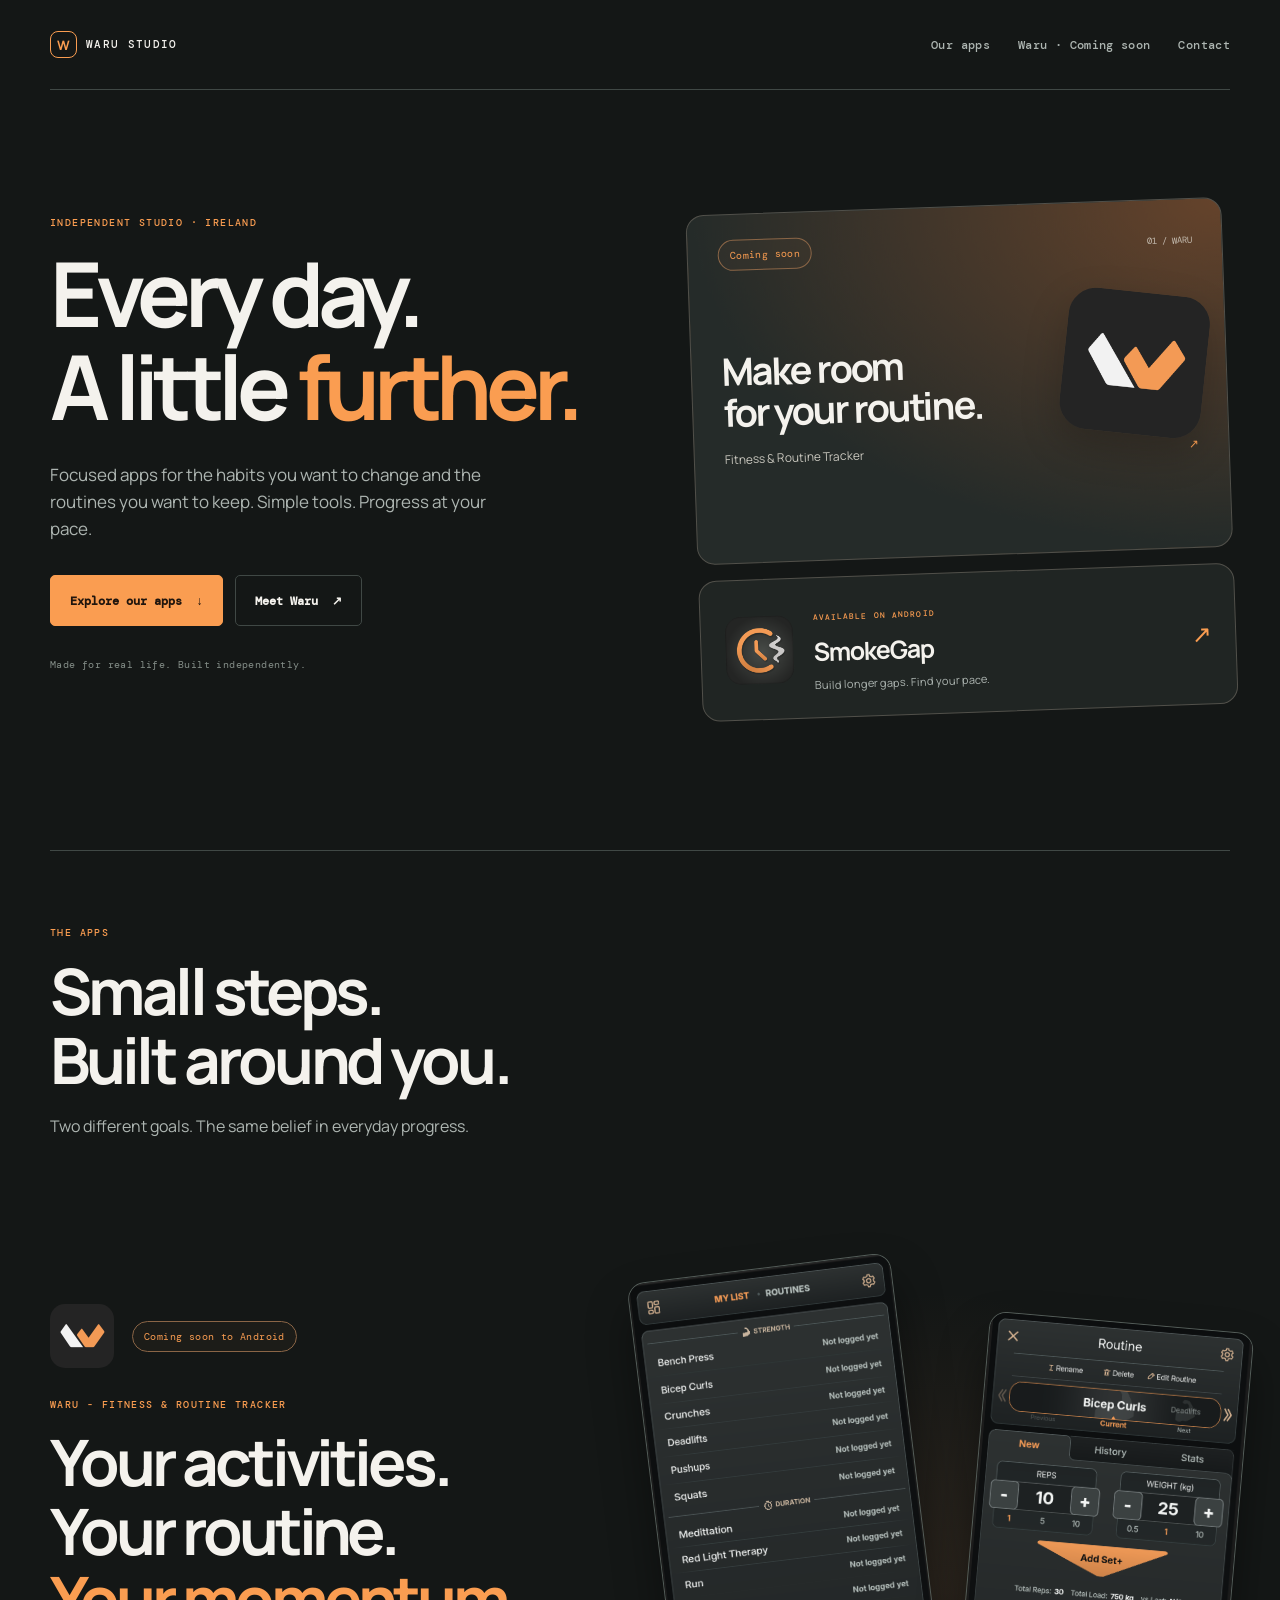
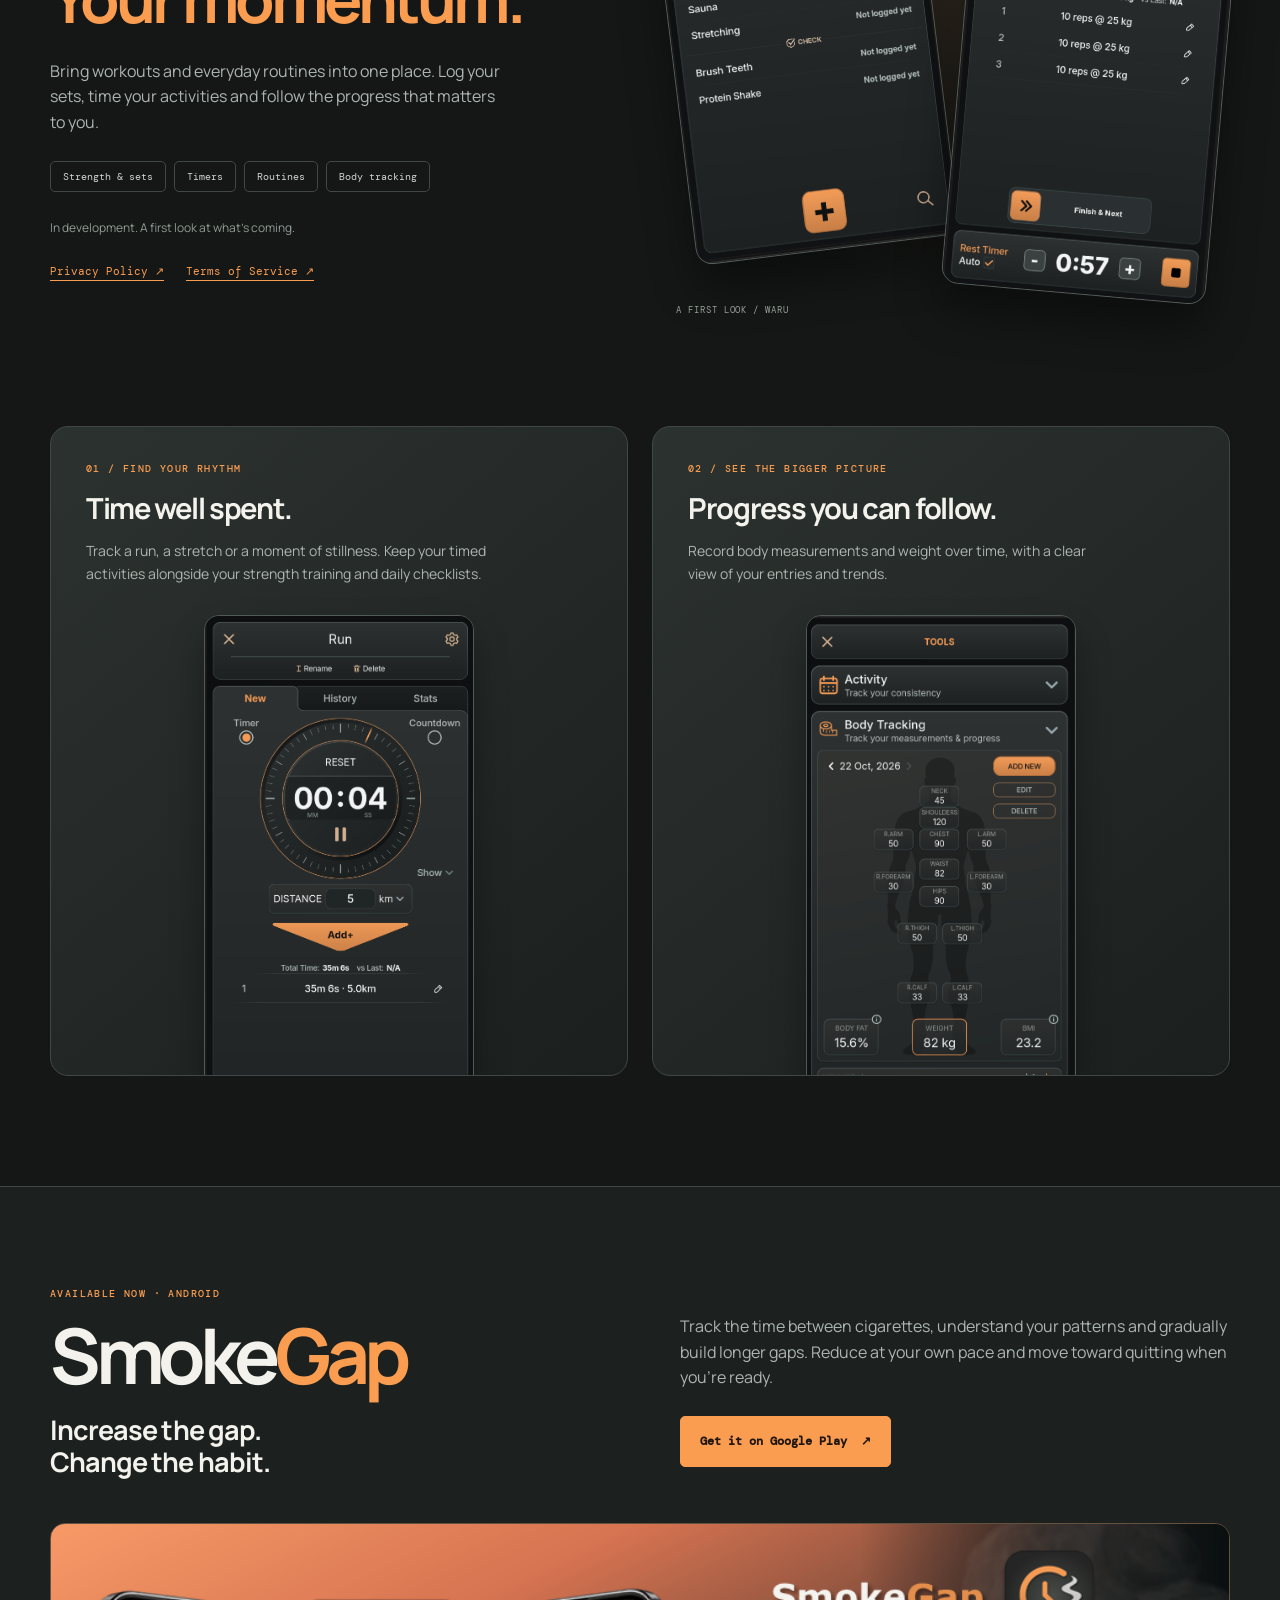
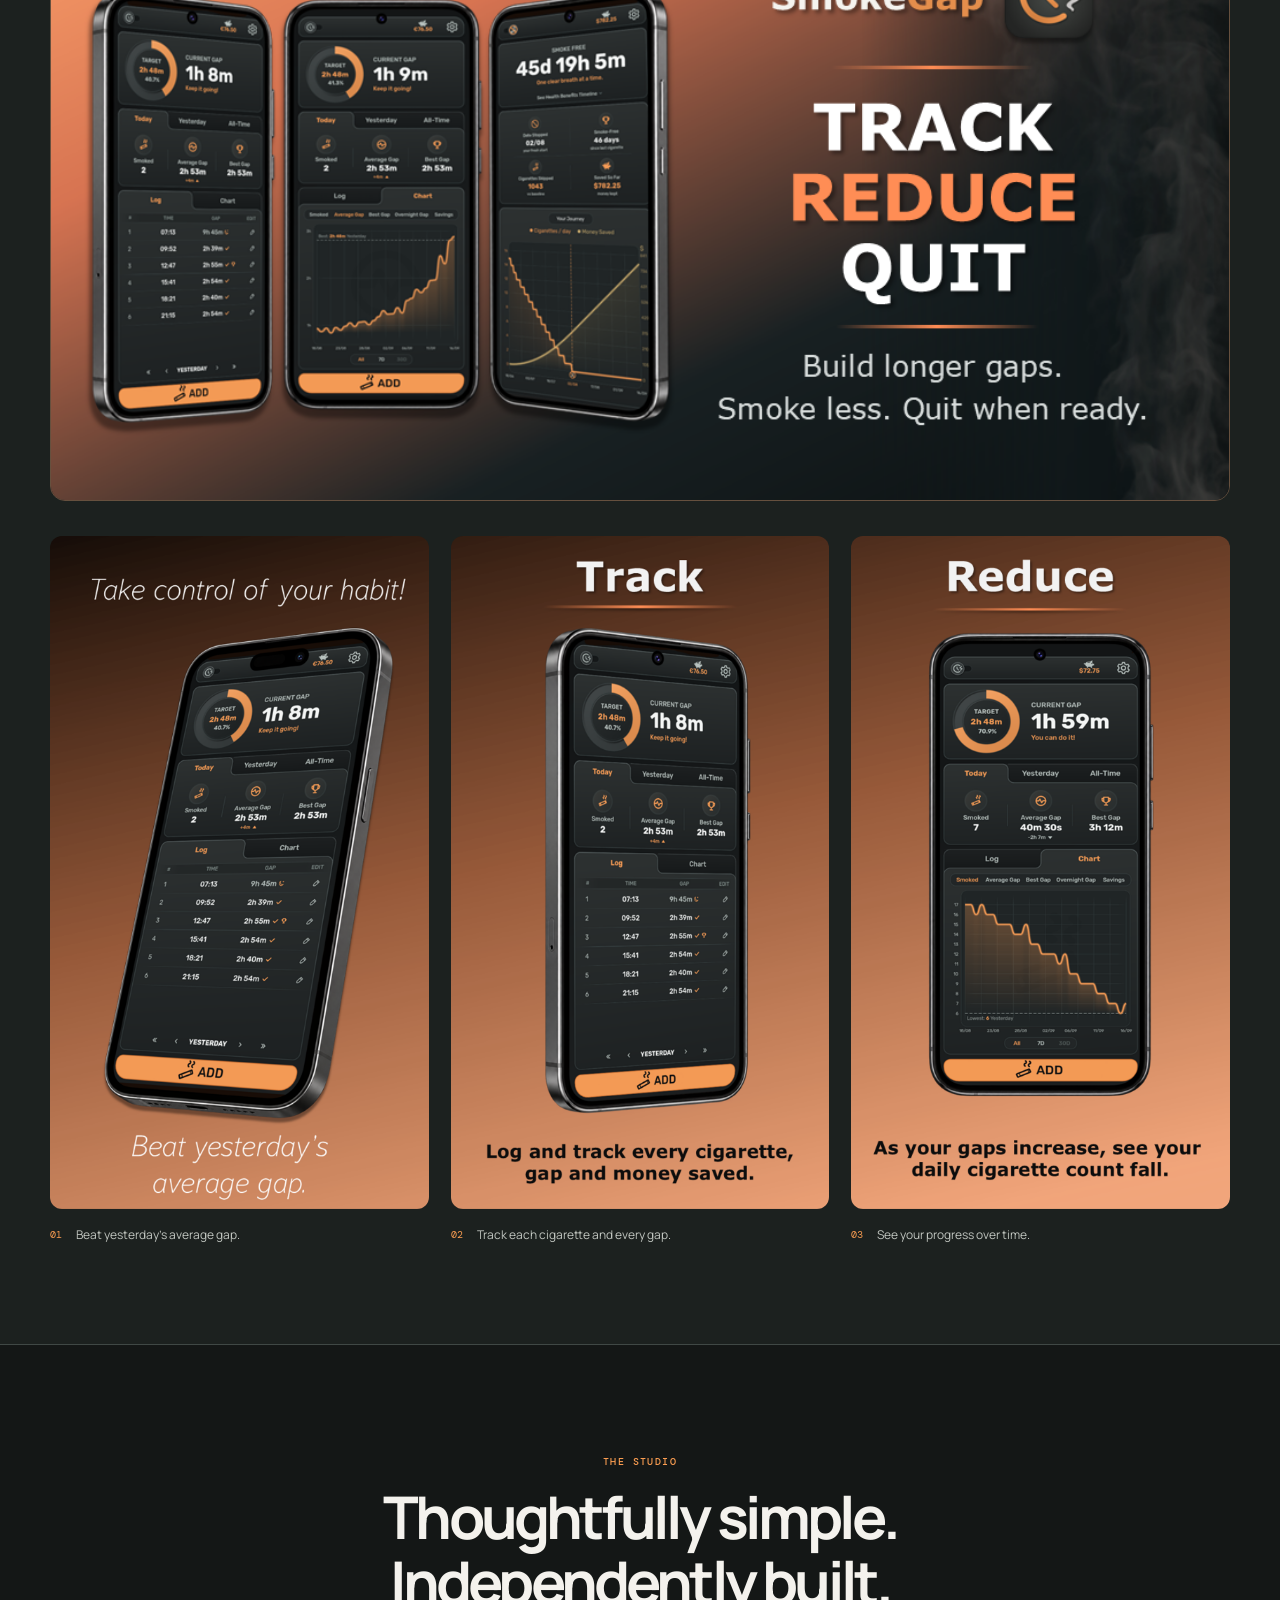
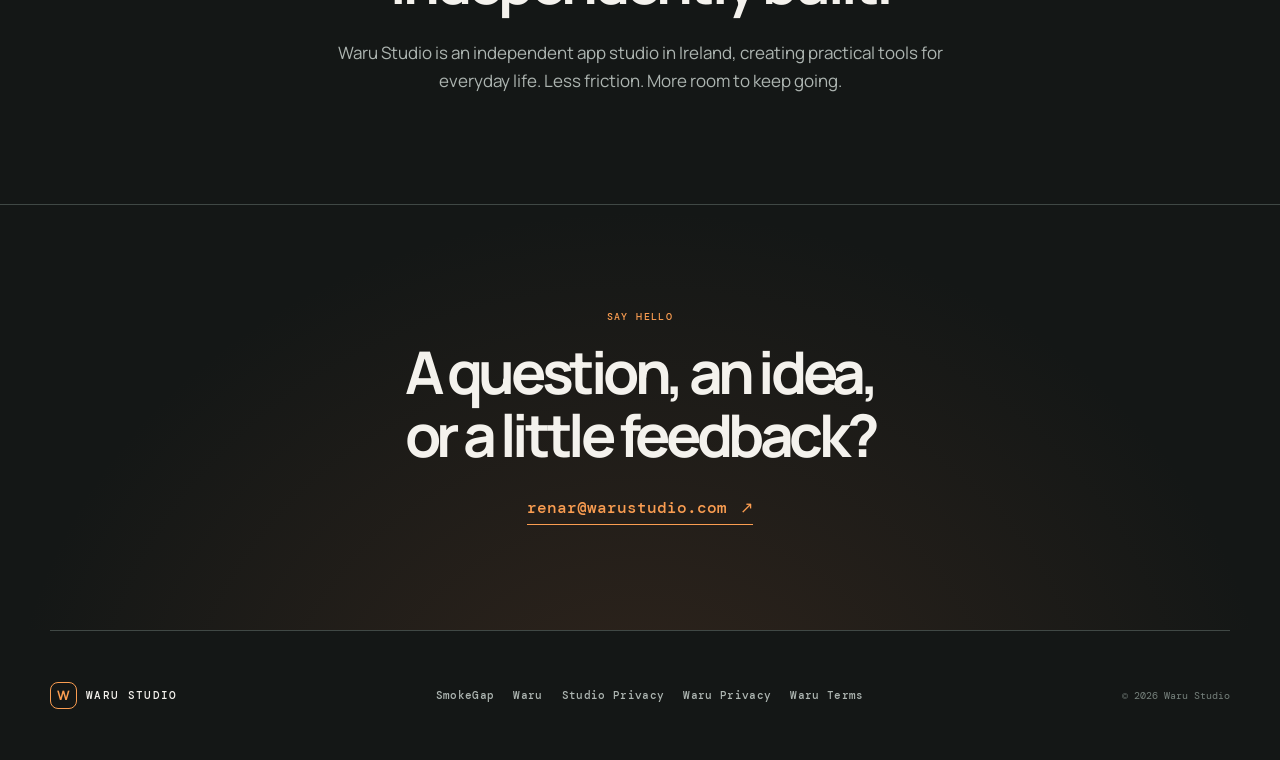
<file: index.html>
<!doctype html>
<html lang="en">
<head>
<meta charset="utf-8"><meta name="viewport" content="width=device-width, initial-scale=1">
<title>Waru Studio | Apps for everyday progress</title>
<meta name="description" content="Meet SmokeGap and the upcoming Waru - Fitness &amp; Routine Tracker. Independent Android apps for everyday progress.">
<meta property="og:title" content="Waru Studio | Apps for everyday progress"><meta property="og:description" content="Build your routine. Find your momentum."><meta property="og:image" content="https://warustudio.com/assets/smokegap-promo.png"><meta property="og:type" content="website">
<link rel="icon" href="favicon.svg" type="image/svg+xml">
<link rel="preconnect" href="https://fonts.googleapis.com"><link rel="preconnect" href="https://fonts.gstatic.com" crossorigin><link href="https://fonts.googleapis.com/css2?family=DM+Mono:wght@400;500&family=Manrope:wght@400;500;600;700;800&display=swap" rel="stylesheet"><link rel="stylesheet" href="styles.css">
</head>
<body>
<header class="site-header"><a class="brand" href="#top"><span class="brand-mark">W</span> WARU STUDIO</a><button class="menu-toggle" aria-expanded="false" aria-controls="nav">Menu</button><nav id="nav" aria-label="Main navigation"><a href="#apps">Our apps</a><a href="#waru">Waru · Coming soon</a><a href="#support">Contact</a></nav></header>
<main id="top">
<section class="hero">
<div class="hero-copy"><p class="eyebrow">Independent studio · Ireland</p><h1>Every day.<br>A little <span>further.</span></h1><p>Focused apps for the habits you want to change and the routines you want to keep. Simple tools. Progress at your pace.</p><div class="actions"><a class="button button-primary" href="#apps">Explore our apps <span>↓</span></a><a class="button button-quiet" href="#waru">Meet Waru <span>↗</span></a></div><p class="hero-caption">Made for real life. Built independently.</p></div>
<div class="app-stack"><a class="app-preview preview-waru" href="#waru"><div class="preview-top"><span class="status">Coming soon</span><span>01 / WARU</span></div><img src="assets/waru-icon.png" alt="Waru app icon" width="1024" height="1024"><div><h2>Make room<br>for your routine.</h2><p>Fitness &amp; Routine Tracker <span>↗</span></p></div></a><a class="app-preview preview-smoke" href="#smokegap"><img src="assets/SmokeGap_PlayStore_512.png" alt="" width="512" height="512"><div><span class="eyebrow">Available on Android</span><h2>SmokeGap</h2><p>Build longer gaps. Find your pace.</p></div><span class="preview-arrow">↗</span></a></div>
</section>
<section class="apps-heading section-wrap" id="apps"><p class="eyebrow">The apps</p><h2>Small steps.<br>Built around you.</h2><p>Two different goals. The same belief in everyday progress.</p></section>
<section class="waru-product section-wrap" id="waru">
<div class="product-copy"><div class="product-label"><img src="assets/waru-icon.png" alt="" width="1024" height="1024"><span class="status">Coming soon to Android</span></div><p class="eyebrow">Waru - Fitness &amp; Routine Tracker</p><h2>Your activities.<br>Your routine.<br><span>Your momentum.</span></h2><p>Bring workouts and everyday routines into one place. Log your sets, time your activities and follow the progress that matters to you.</p><div class="feature-tags"><span>Strength &amp; sets</span><span>Timers</span><span>Routines</span><span>Body tracking</span></div><p class="launch-note">In development. A first look at what’s coming.</p><div class="legal-links"><a href="/waru/privacy">Privacy Policy ↗</a><a href="/waru/terms">Terms of Service ↗</a></div></div>
<div class="waru-showcase"><img class="waru-screen screen-back" src="assets/waru-activities.png" alt="Waru activity list with strength exercises, timed activities and daily checklists" loading="lazy" width="643" height="1429"><img class="waru-screen screen-front" src="assets/waru-routine.png" alt="Waru routine showing sets, repetitions, weights and a rest timer" loading="lazy" width="649" height="1411"><span class="showcase-note">A first look / Waru</span></div>
</section>
<section class="waru-details section-wrap" aria-label="Waru features"><article><div><p class="eyebrow">01 / Find your rhythm</p><h3>Time well spent.</h3><p>Track a run, a stretch or a moment of stillness. Keep your timed activities alongside your strength training and daily checklists.</p></div><img src="assets/waru-timer.png" alt="Waru run timer with distance and session logging" loading="lazy" width="637" height="1405"></article><article><div><p class="eyebrow">02 / See the bigger picture</p><h3>Progress you can follow.</h3><p>Record body measurements and weight over time, with a clear view of your entries and trends.</p></div><img src="assets/waru-body.png" alt="Waru body tracking with measurements, weight and a progress chart" loading="lazy" width="633" height="1342"></article></section>
<section class="smoke-section" id="smokegap"><div class="section-wrap"><div class="smoke-intro"><div><p class="eyebrow">Available now · Android</p><h2>Smoke<span>Gap</span></h2><h3>Increase the gap.<br>Change the habit.</h3></div><div><p>Track the time between cigarettes, understand your patterns and gradually build longer gaps. Reduce at your own pace and move toward quitting when you’re ready.</p><a class="button button-primary" href="https://play.google.com/store/apps/details?id=com.warustudio.smokegap" target="_blank" rel="noopener">Get it on Google Play <span>↗</span></a></div></div><img class="smoke-promo" src="assets/smokegap-promo.png" alt="SmokeGap: Track, reduce, quit. Build longer gaps, smoke less, quit when ready." width="1024" height="500" loading="lazy"><div class="smoke-gallery"><figure><img src="assets/smokegap-progress.png" alt="SmokeGap dashboard showing cigarette logs and time between cigarettes" width="1080" height="1920" loading="lazy"><figcaption><span>01</span> Beat yesterday’s average gap.</figcaption></figure><figure><img src="assets/smokegap-track.png" alt="SmokeGap tracking screen with cigarette history and savings" width="1080" height="1920" loading="lazy"><figcaption><span>02</span> Track each cigarette and every gap.</figcaption></figure><figure><img src="assets/smokegap-reduce.png" alt="SmokeGap chart showing daily cigarette count over time" width="1080" height="1920" loading="lazy"><figcaption><span>03</span> See your progress over time.</figcaption></figure></div></div></section>
<section class="studio"><p class="eyebrow">The studio</p><h2>Thoughtfully simple.<br>Independently built.</h2><p>Waru Studio is an independent app studio in Ireland, creating practical tools for everyday life. Less friction. More room to keep going.</p></section>
<section class="support" id="support"><p class="eyebrow">Say hello</p><h2>A question, an idea,<br>or a little feedback?</h2><a class="email" href="mailto:renar@warustudio.com">renar@warustudio.com <span>↗</span></a></section>
</main>
<footer><a class="brand" href="#top"><span class="brand-mark">W</span> WARU STUDIO</a><div><a href="#smokegap">SmokeGap</a><a href="#waru">Waru</a><a href="privacy.html">Studio Privacy</a><a href="/waru/privacy">Waru Privacy</a><a href="/waru/terms">Waru Terms</a></div><p>© <span id="year"></span> Waru Studio</p></footer><script src="script.js"></script>
</body>
</html>
</file>
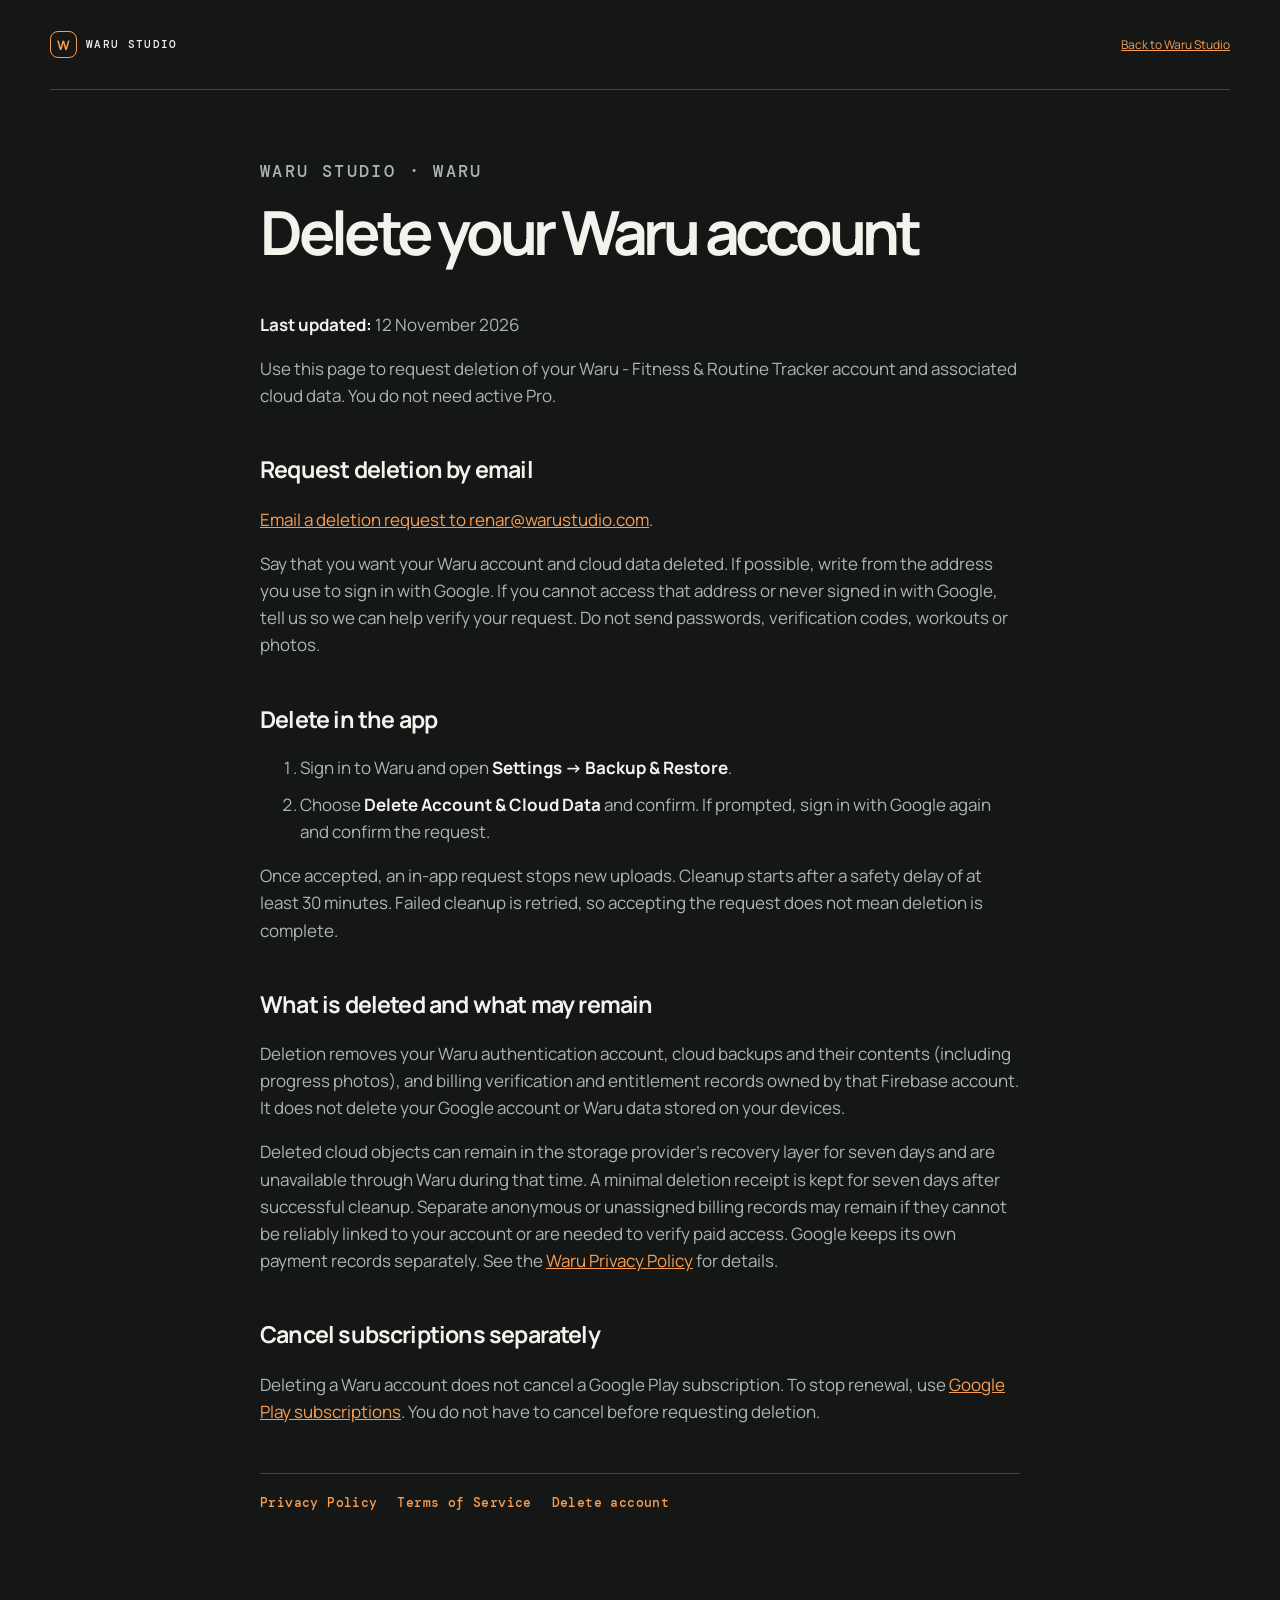
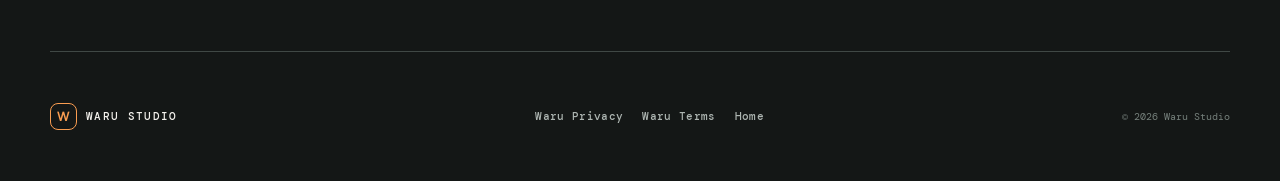
<file: waru/delete-account/index.html>
<!doctype html>
<html lang="en">
<head>
<meta charset="utf-8">
<meta name="viewport" content="width=device-width, initial-scale=1">
<title>Delete your Waru account — Waru Studio</title>
<meta name="description" content="Request deletion of your Waru account and cloud data.">
<link rel="canonical" href="https://warustudio.com/waru/delete-account/">
<link rel="icon" href="/favicon.svg" type="image/svg+xml">
<link rel="preconnect" href="https://fonts.googleapis.com">
<link rel="preconnect" href="https://fonts.gstatic.com" crossorigin>
<link href="https://fonts.googleapis.com/css2?family=DM+Mono:wght@400;500&family=Manrope:wght@400;500;600;700;800&display=swap" rel="stylesheet">
<link rel="stylesheet" href="/styles.css">
</head>
<body>
<header class="site-header"><a class="brand" href="/"><span class="brand-mark">W</span> WARU STUDIO</a><a class="legal-home" href="/#waru">Back to Waru Studio</a></header>
<main class="policy waru-policy">
<p class="eyebrow">Waru Studio · Waru</p>
<h1>Delete your Waru account</h1>
<p><strong>Last updated:</strong> 12 November 2026</p>
<p>Use this page to request deletion of your Waru - Fitness &amp; Routine Tracker account and associated cloud data. You do not need active Pro.</p>
<h2>Request deletion by email</h2>
<p><a href="mailto:renar@warustudio.com?subject=Waru%20account%20deletion%20request">Email a deletion request to renar@warustudio.com</a>.</p><p>Say that you want your Waru account and cloud data deleted. If possible, write from the address you use to sign in with Google. If you cannot access that address or never signed in with Google, tell us so we can help verify your request. Do not send passwords, verification codes, workouts or photos.</p>
<h2>Delete in the app</h2>
<ol>
<li>Sign in to Waru and open <strong>Settings → Backup &amp; Restore</strong>.</li>
<li>Choose <strong>Delete Account &amp; Cloud Data</strong> and confirm. If prompted, sign in with Google again and confirm the request.</li>
</ol>
<p>Once accepted, an in-app request stops new uploads. Cleanup starts after a safety delay of at least 30 minutes. Failed cleanup is retried, so accepting the request does not mean deletion is complete.</p>
<h2>What is deleted and what may remain</h2>
<p>Deletion removes your Waru authentication account, cloud backups and their contents (including progress photos), and billing verification and entitlement records owned by that Firebase account. It does not delete your Google account or Waru data stored on your devices.</p>
<p>Deleted cloud objects can remain in the storage provider's recovery layer for seven days and are unavailable through Waru during that time. A minimal deletion receipt is kept for seven days after successful cleanup. Separate anonymous or unassigned billing records may remain if they cannot be reliably linked to your account or are needed to verify paid access. Google keeps its own payment records separately. See the <a href="/waru/privacy/">Waru Privacy Policy</a> for details.</p>
<h2>Cancel subscriptions separately</h2>
<p>Deleting a Waru account does not cancel a Google Play subscription. To stop renewal, use <a href="https://play.google.com/store/account/subscriptions?package=com.warustudio.waru">Google Play subscriptions</a>. You do not have to cancel before requesting deletion.</p>
<nav class="legal-nav" aria-label="Waru legal pages"><a href="/waru/privacy/">Privacy Policy</a><a href="/waru/terms/">Terms of Service</a><a href="/waru/delete-account/">Delete account</a></nav>
</main>
<footer><a class="brand" href="/"><span class="brand-mark">W</span> WARU STUDIO</a><div><a href="/waru/privacy/">Waru Privacy</a><a href="/waru/terms/">Waru Terms</a><a href="/">Home</a></div><p>© <span id="year"></span> Waru Studio</p></footer>
<script src="/script.js"></script>
</body>
</html>
</file>
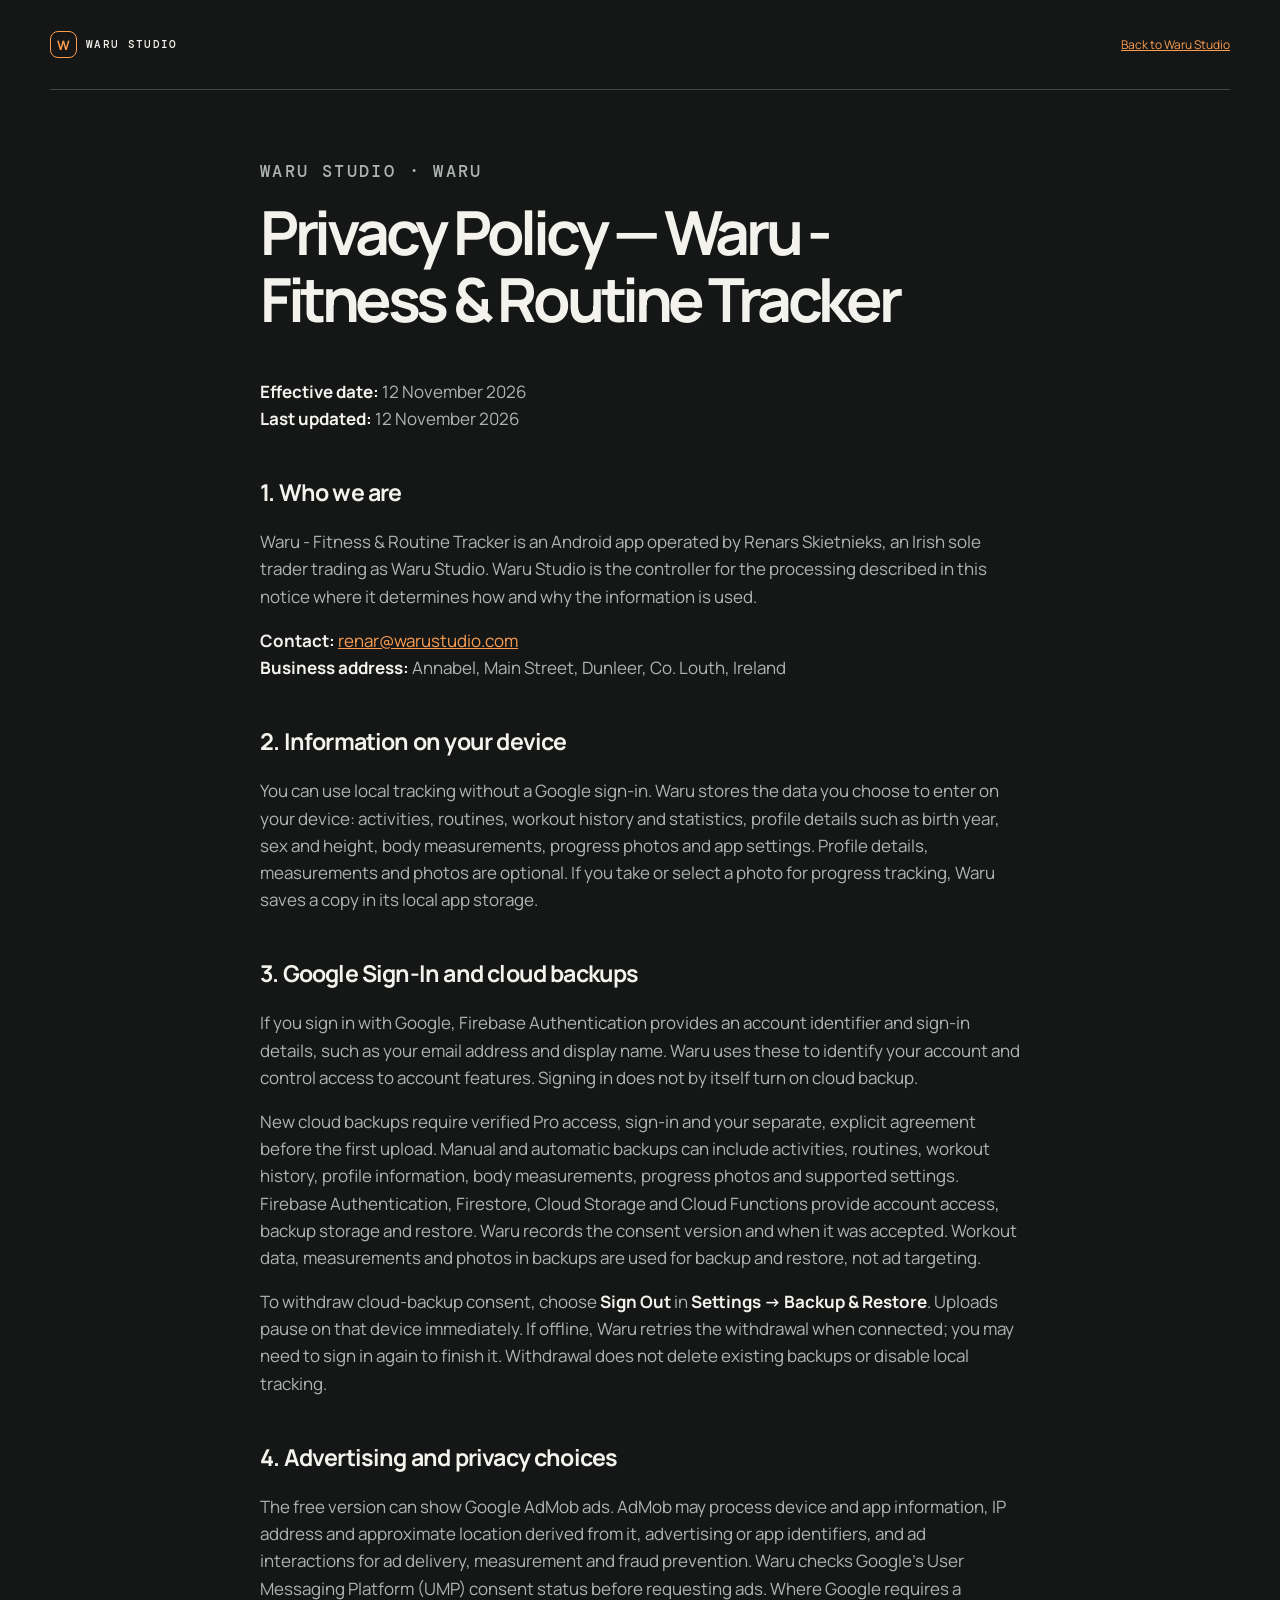
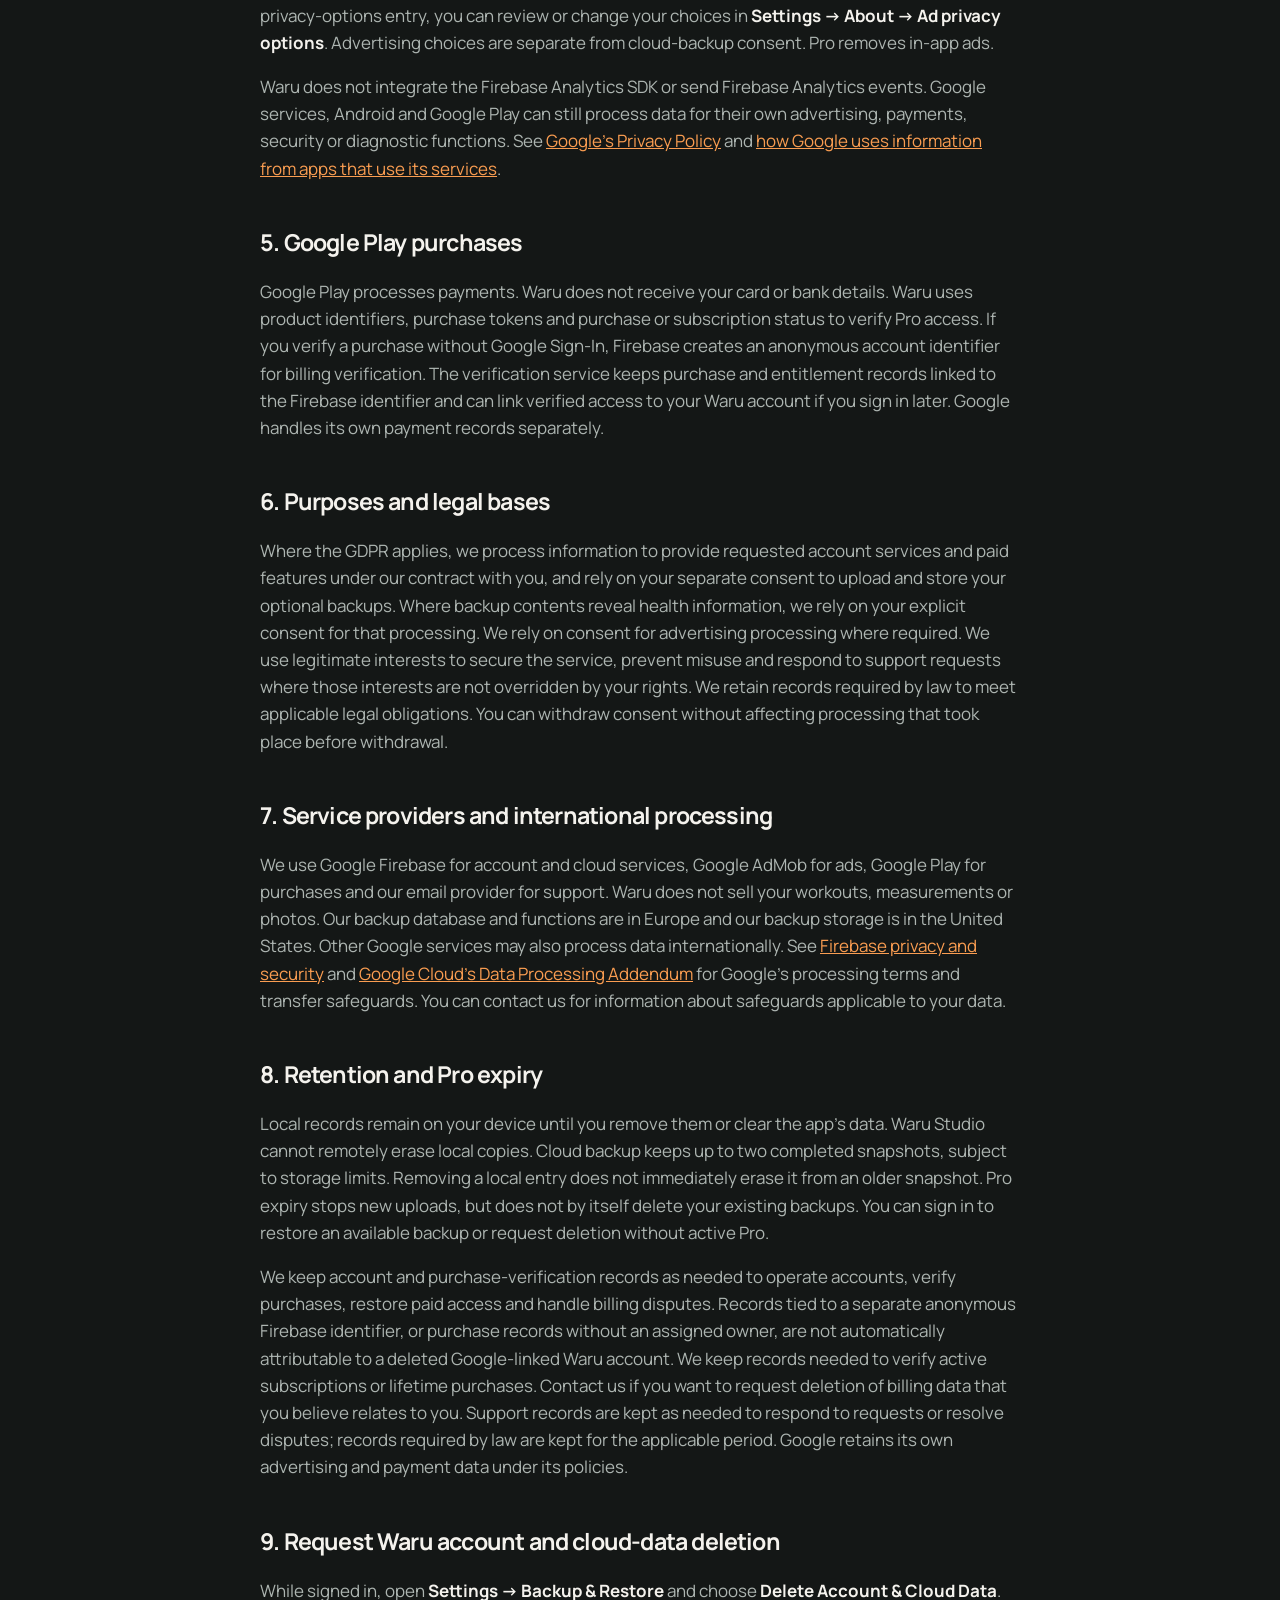
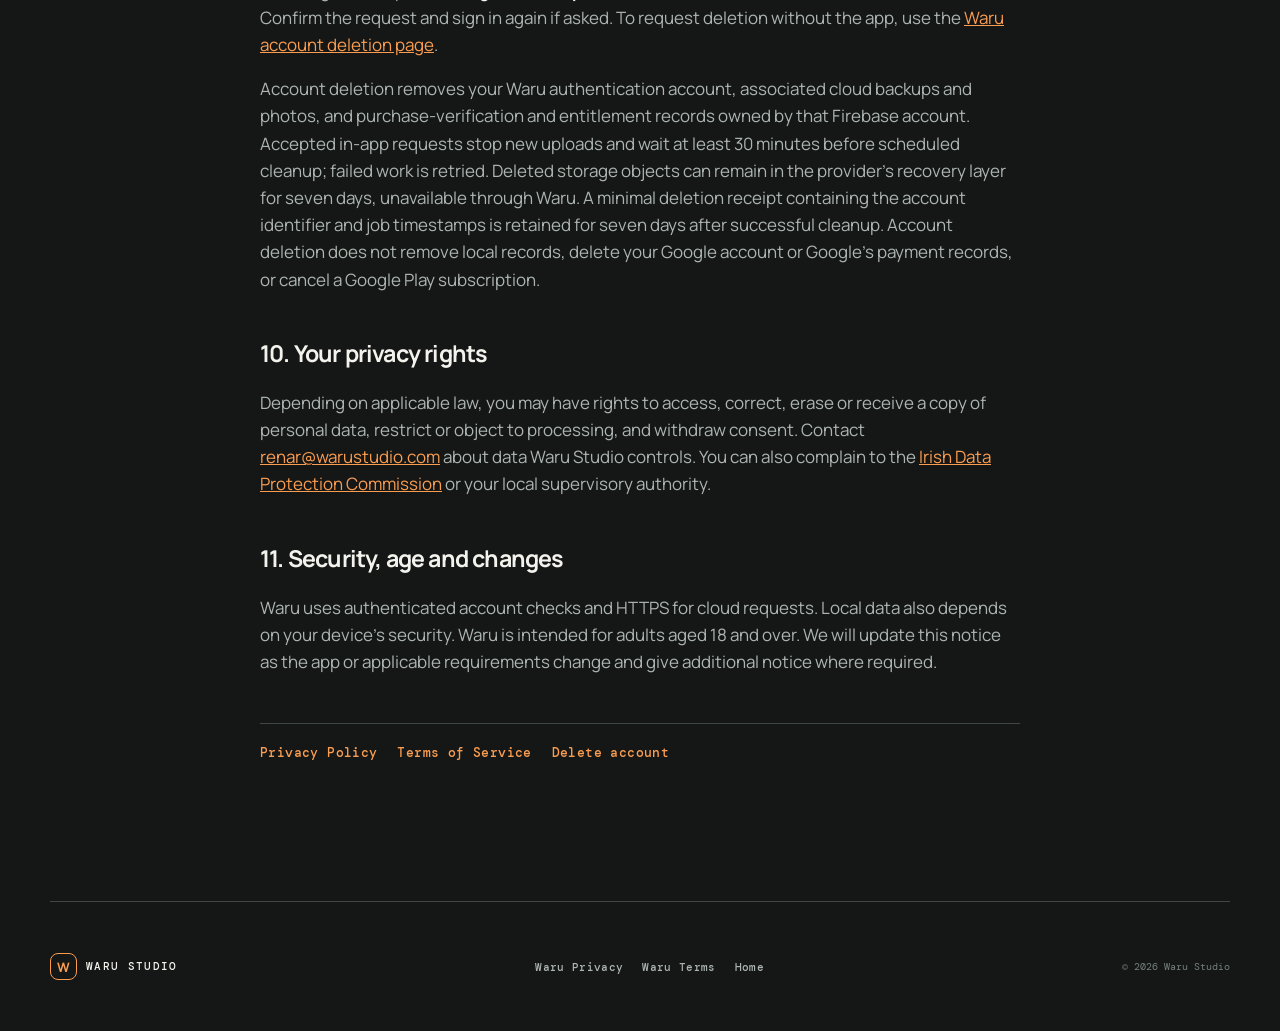
<file: waru/privacy/index.html>
<!doctype html>
<html lang="en">
<head>
<meta charset="utf-8">
<meta name="viewport" content="width=device-width, initial-scale=1">
<title>Privacy Policy — Waru - Fitness &amp; Routine Tracker</title>
<meta name="description" content="Privacy Policy for Waru - Fitness &amp; Routine Tracker by Waru Studio.">
<link rel="canonical" href="https://warustudio.com/waru/privacy">
<link rel="icon" href="/favicon.svg" type="image/svg+xml">
<link rel="preconnect" href="https://fonts.googleapis.com">
<link rel="preconnect" href="https://fonts.gstatic.com" crossorigin>
<link href="https://fonts.googleapis.com/css2?family=DM+Mono:wght@400;500&family=Manrope:wght@400;500;600;700;800&display=swap" rel="stylesheet">
<link rel="stylesheet" href="/styles.css">
</head>
<body>
<header class="site-header"><a class="brand" href="/"><span class="brand-mark">W</span> WARU STUDIO</a><a class="legal-home" href="/#waru">Back to Waru Studio</a></header>
<main class="policy waru-policy">
<p class="eyebrow">Waru Studio · Waru</p>
<h1>Privacy Policy — Waru - Fitness &amp; Routine Tracker</h1>
<p><strong>Effective date:</strong> 12 November 2026<br>
<strong>Last updated:</strong> 12 November 2026</p>
<h2>1. Who we are</h2>
<p>Waru - Fitness &amp; Routine Tracker is an Android app operated by Renars Skietnieks, an Irish sole trader trading as Waru Studio. Waru Studio is the controller for the processing described in this notice where it determines how and why the information is used.</p>
<p><strong>Contact:</strong> <a href="mailto:renar@warustudio.com">renar@warustudio.com</a><br>
<strong>Business address:</strong> Annabel, Main Street, Dunleer, Co. Louth, Ireland</p>
<h2>2. Information on your device</h2>
<p>You can use local tracking without a Google sign-in. Waru stores the data you choose to enter on your device: activities, routines, workout history and statistics, profile details such as birth year, sex and height, body measurements, progress photos and app settings. Profile details, measurements and photos are optional. If you take or select a photo for progress tracking, Waru saves a copy in its local app storage.</p>
<h2>3. Google Sign-In and cloud backups</h2>
<p>If you sign in with Google, Firebase Authentication provides an account identifier and sign-in details, such as your email address and display name. Waru uses these to identify your account and control access to account features. Signing in does not by itself turn on cloud backup.</p>
<p>New cloud backups require verified Pro access, sign-in and your separate, explicit agreement before the first upload. Manual and automatic backups can include activities, routines, workout history, profile information, body measurements, progress photos and supported settings. Firebase Authentication, Firestore, Cloud Storage and Cloud Functions provide account access, backup storage and restore. Waru records the consent version and when it was accepted. Workout data, measurements and photos in backups are used for backup and restore, not ad targeting.</p>
<p>To withdraw cloud-backup consent, choose <strong>Sign Out</strong> in <strong>Settings → Backup &amp; Restore</strong>. Uploads pause on that device immediately. If offline, Waru retries the withdrawal when connected; you may need to sign in again to finish it. Withdrawal does not delete existing backups or disable local tracking.</p>
<h2>4. Advertising and privacy choices</h2>
<p>The free version can show Google AdMob ads. AdMob may process device and app information, IP address and approximate location derived from it, advertising or app identifiers, and ad interactions for ad delivery, measurement and fraud prevention. Waru checks Google's User Messaging Platform (UMP) consent status before requesting ads. Where Google requires a privacy-options entry, you can review or change your choices in <strong>Settings → About → Ad privacy options</strong>. Advertising choices are separate from cloud-backup consent. Pro removes in-app ads.</p>
<p>Waru does not integrate the Firebase Analytics SDK or send Firebase Analytics events. Google services, Android and Google Play can still process data for their own advertising, payments, security or diagnostic functions. See <a href="https://policies.google.com/privacy">Google's Privacy Policy</a> and <a href="https://policies.google.com/technologies/partner-sites">how Google uses information from apps that use its services</a>.</p>
<h2>5. Google Play purchases</h2>
<p>Google Play processes payments. Waru does not receive your card or bank details. Waru uses product identifiers, purchase tokens and purchase or subscription status to verify Pro access. If you verify a purchase without Google Sign-In, Firebase creates an anonymous account identifier for billing verification. The verification service keeps purchase and entitlement records linked to the Firebase identifier and can link verified access to your Waru account if you sign in later. Google handles its own payment records separately.</p>
<h2>6. Purposes and legal bases</h2>
<p>Where the GDPR applies, we process information to provide requested account services and paid features under our contract with you, and rely on your separate consent to upload and store your optional backups. Where backup contents reveal health information, we rely on your explicit consent for that processing. We rely on consent for advertising processing where required. We use legitimate interests to secure the service, prevent misuse and respond to support requests where those interests are not overridden by your rights. We retain records required by law to meet applicable legal obligations. You can withdraw consent without affecting processing that took place before withdrawal.</p>
<h2>7. Service providers and international processing</h2>
<p>We use Google Firebase for account and cloud services, Google AdMob for ads, Google Play for purchases and our email provider for support. Waru does not sell your workouts, measurements or photos. Our backup database and functions are in Europe and our backup storage is in the United States. Other Google services may also process data internationally. See <a href="https://firebase.google.com/support/privacy">Firebase privacy and security</a> and <a href="https://cloud.google.com/terms/data-processing-addendum">Google Cloud's Data Processing Addendum</a> for Google's processing terms and transfer safeguards. You can contact us for information about safeguards applicable to your data.</p>
<h2>8. Retention and Pro expiry</h2>
<p>Local records remain on your device until you remove them or clear the app's data. Waru Studio cannot remotely erase local copies. Cloud backup keeps up to two completed snapshots, subject to storage limits. Removing a local entry does not immediately erase it from an older snapshot. Pro expiry stops new uploads, but does not by itself delete your existing backups. You can sign in to restore an available backup or request deletion without active Pro.</p>
<p>We keep account and purchase-verification records as needed to operate accounts, verify purchases, restore paid access and handle billing disputes. Records tied to a separate anonymous Firebase identifier, or purchase records without an assigned owner, are not automatically attributable to a deleted Google-linked Waru account. We keep records needed to verify active subscriptions or lifetime purchases. Contact us if you want to request deletion of billing data that you believe relates to you. Support records are kept as needed to respond to requests or resolve disputes; records required by law are kept for the applicable period. Google retains its own advertising and payment data under its policies.</p>
<h2 id="account-deletion">9. Request Waru account and cloud-data deletion</h2>
<p>While signed in, open <strong>Settings → Backup &amp; Restore</strong> and choose <strong>Delete Account &amp; Cloud Data</strong>. Confirm the request and sign in again if asked. To request deletion without the app, use the <a href="/waru/delete-account/">Waru account deletion page</a>.</p>
<p>Account deletion removes your Waru authentication account, associated cloud backups and photos, and purchase-verification and entitlement records owned by that Firebase account. Accepted in-app requests stop new uploads and wait at least 30 minutes before scheduled cleanup; failed work is retried. Deleted storage objects can remain in the provider's recovery layer for seven days, unavailable through Waru. A minimal deletion receipt containing the account identifier and job timestamps is retained for seven days after successful cleanup. Account deletion does not remove local records, delete your Google account or Google's payment records, or cancel a Google Play subscription.</p>
<h2>10. Your privacy rights</h2>
<p>Depending on applicable law, you may have rights to access, correct, erase or receive a copy of personal data, restrict or object to processing, and withdraw consent. Contact <a href="mailto:renar@warustudio.com">renar@warustudio.com</a> about data Waru Studio controls. You can also complain to the <a href="https://www.dataprotection.ie/">Irish Data Protection Commission</a> or your local supervisory authority.</p>
<h2>11. Security, age and changes</h2>
<p>Waru uses authenticated account checks and HTTPS for cloud requests. Local data also depends on your device's security. Waru is intended for adults aged 18 and over. We will update this notice as the app or applicable requirements change and give additional notice where required.</p>
<nav class="legal-nav" aria-label="Waru legal pages"><a href="/waru/privacy/">Privacy Policy</a><a href="/waru/terms/">Terms of Service</a><a href="/waru/delete-account/">Delete account</a></nav>
</main>
<footer><a class="brand" href="/"><span class="brand-mark">W</span> WARU STUDIO</a><div><a href="/waru/privacy/">Waru Privacy</a><a href="/waru/terms/">Waru Terms</a><a href="/">Home</a></div><p>© <span id="year"></span> Waru Studio</p></footer>
<script src="/script.js"></script>
</body>
</html>
</file>
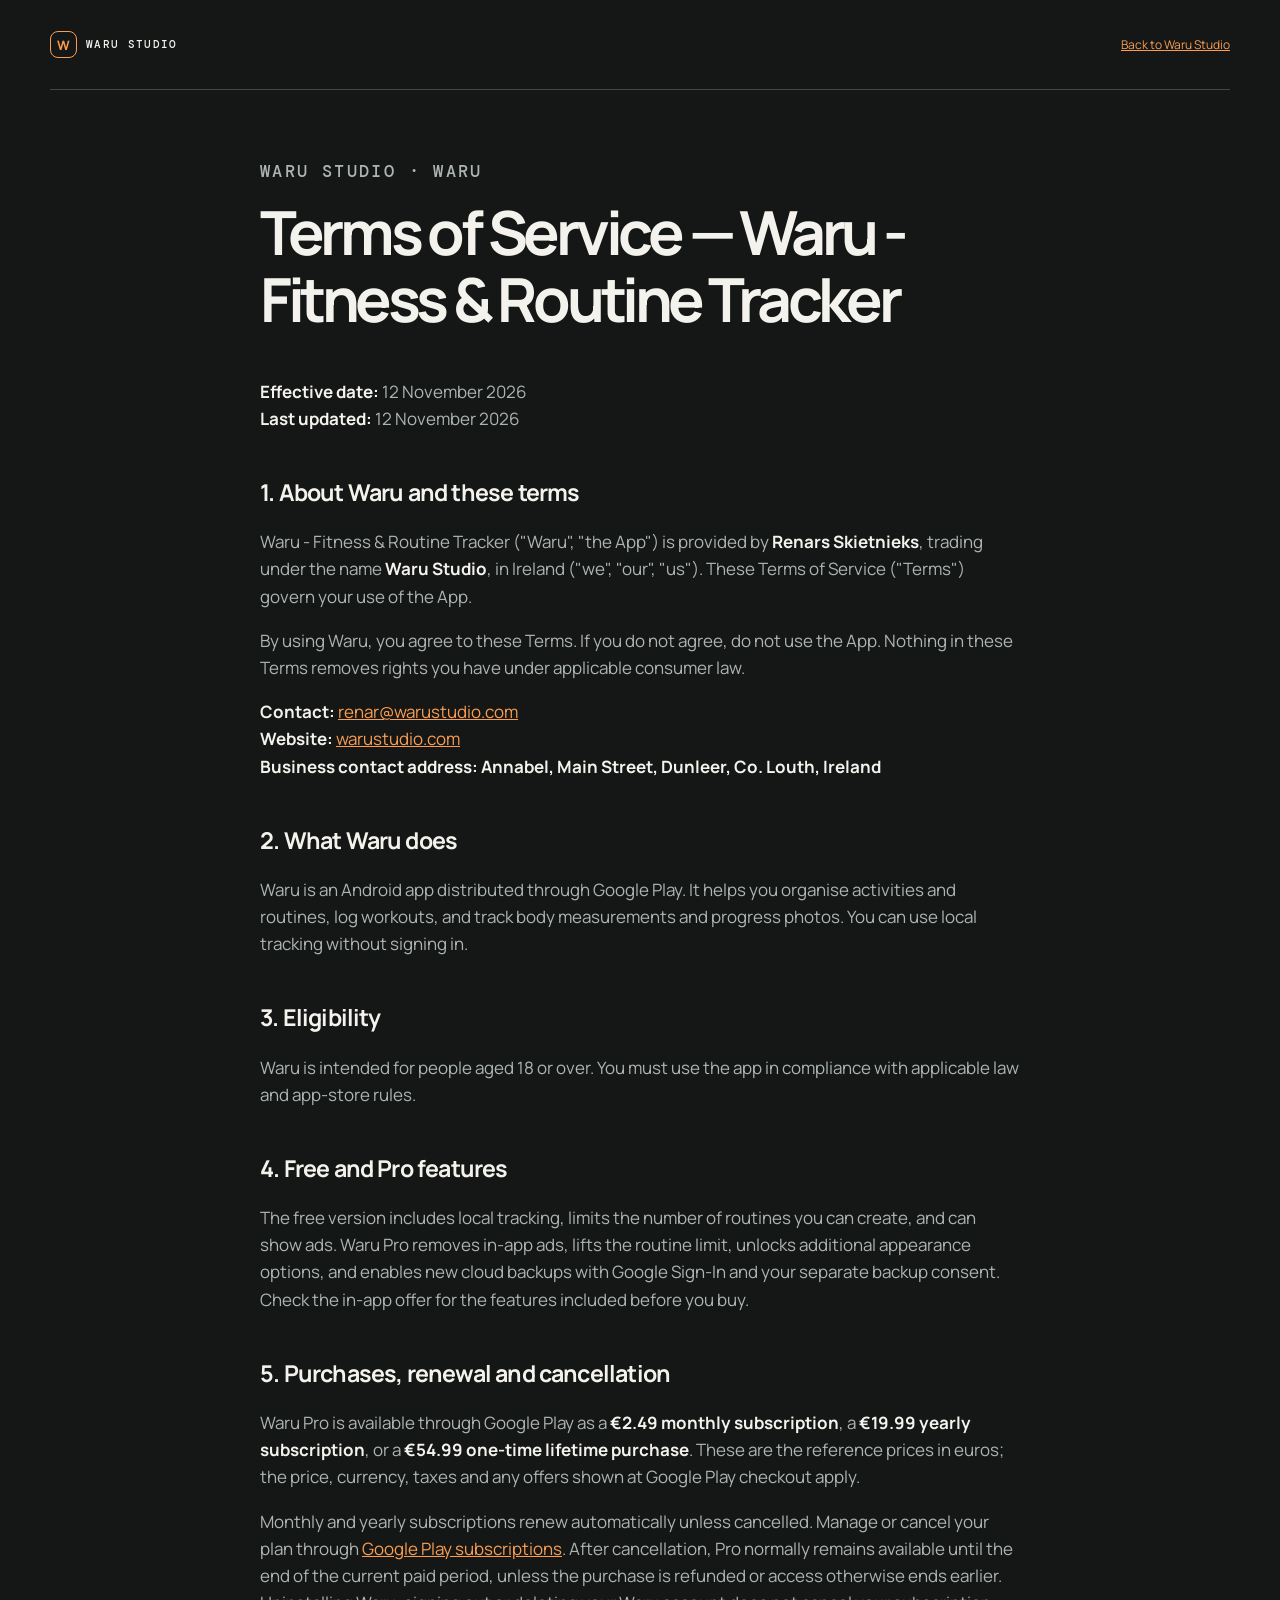
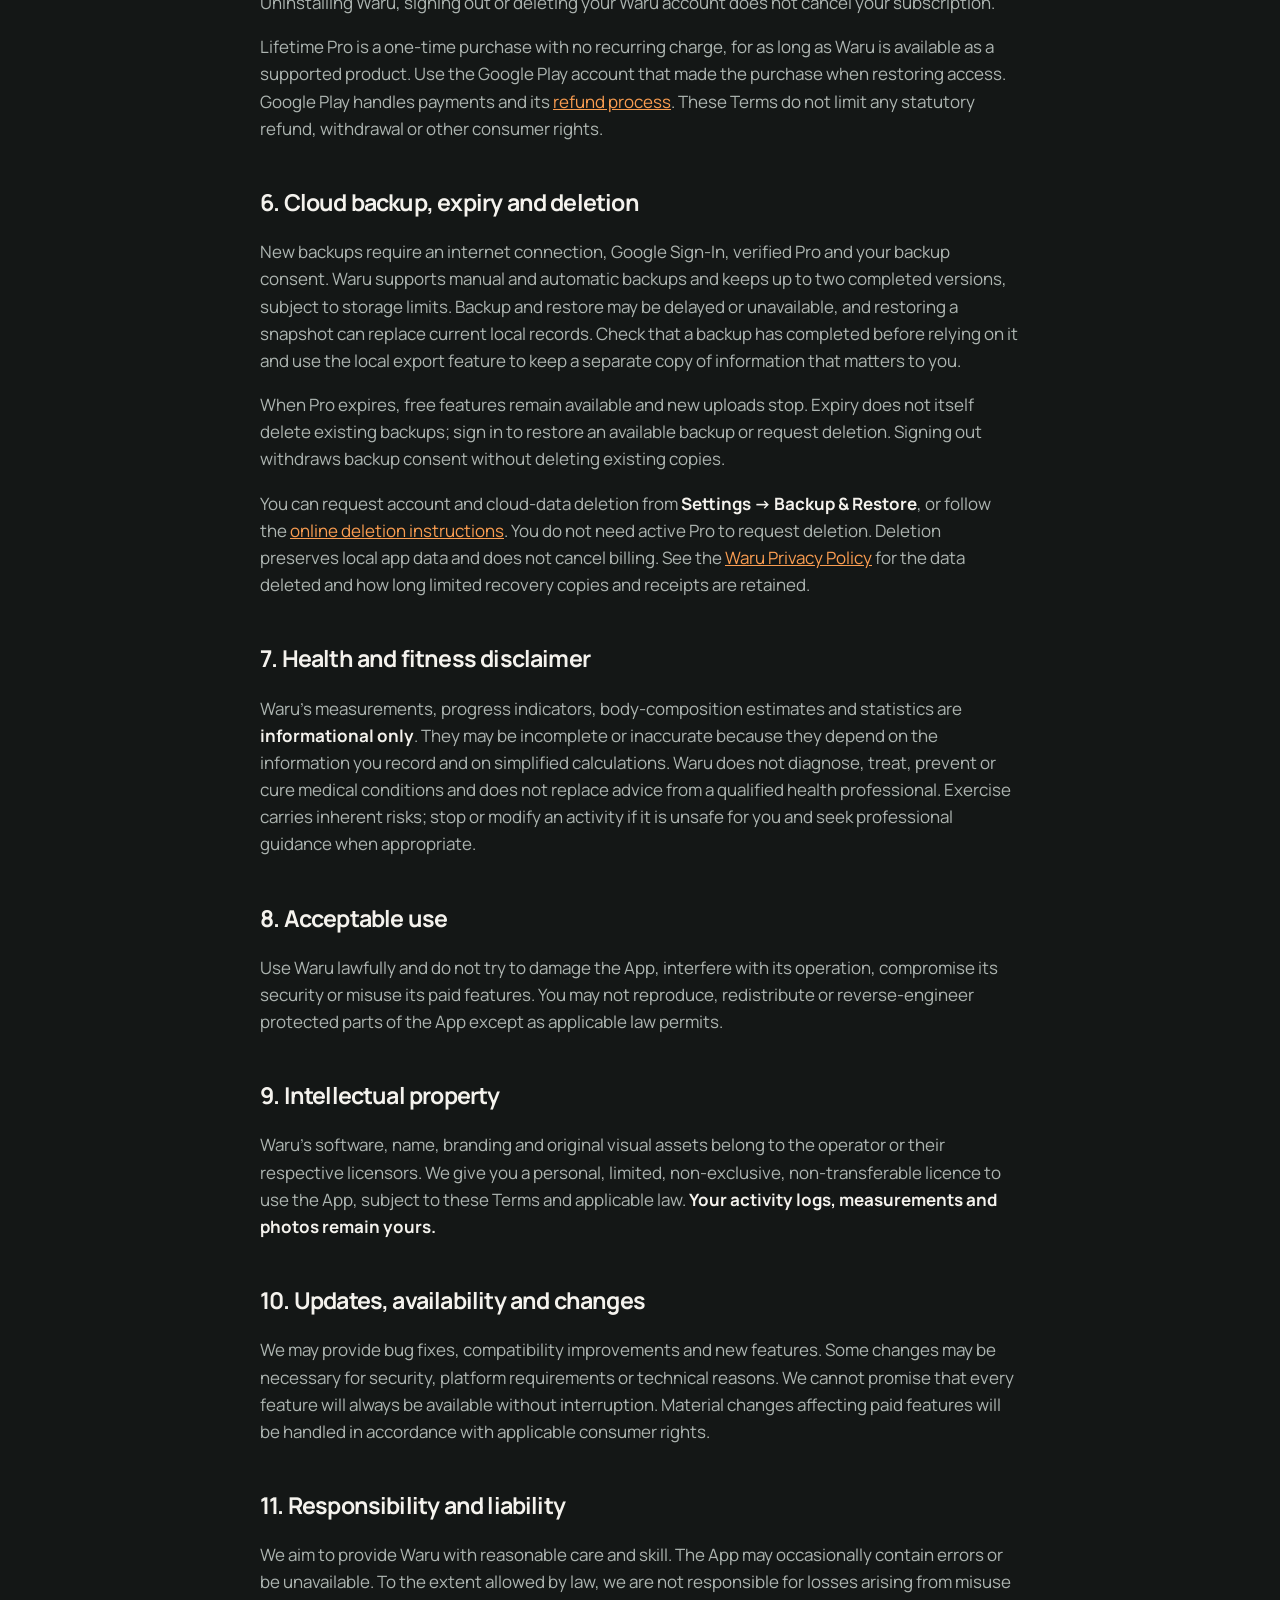
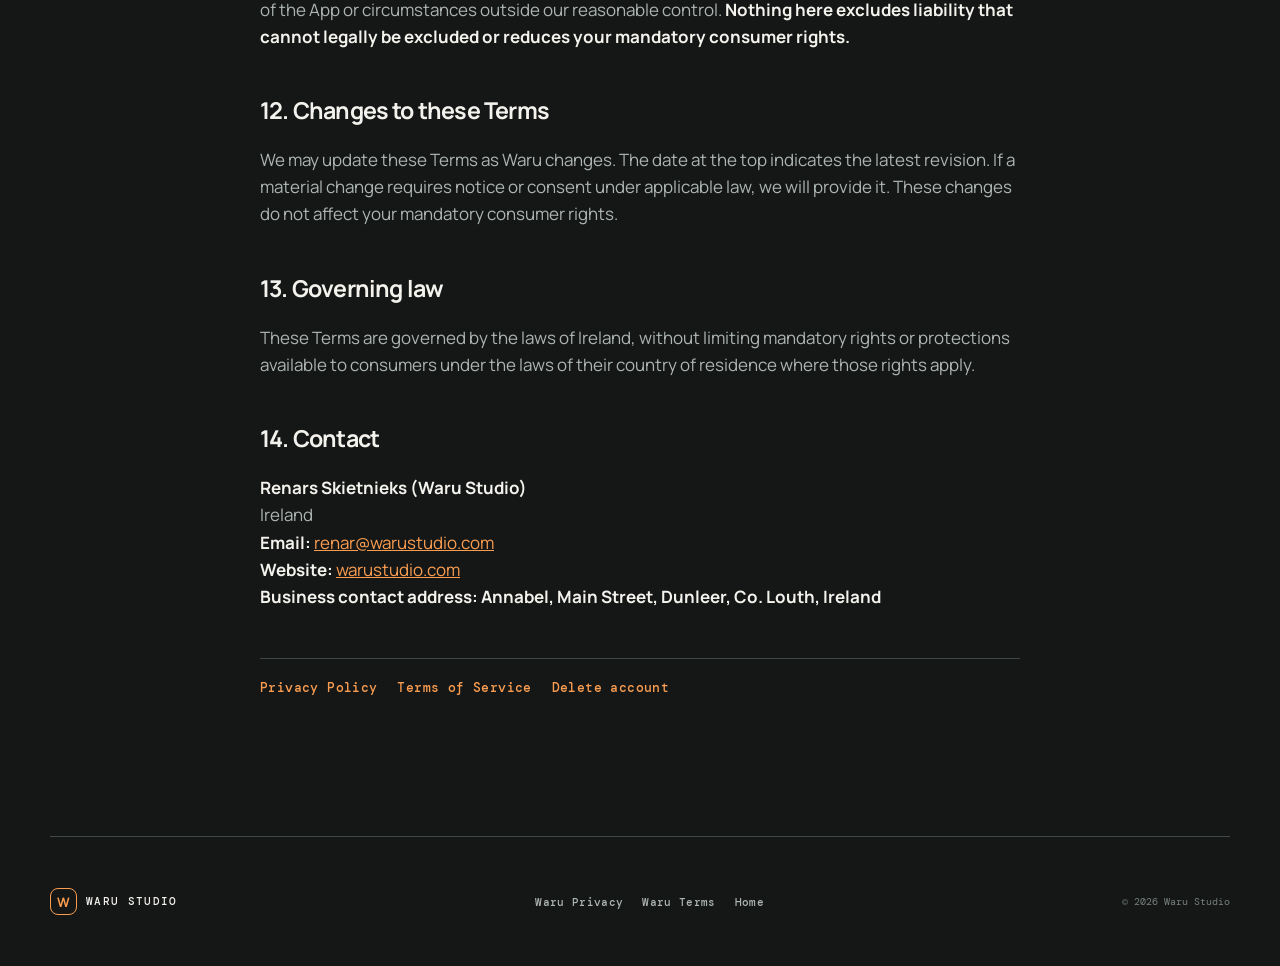
<file: waru/terms/index.html>
<!doctype html>
<html lang="en">
<head>
<meta charset="utf-8">
<meta name="viewport" content="width=device-width, initial-scale=1">
<title>Terms of Service — Waru - Fitness &amp; Routine Tracker</title>
<meta name="description" content="Terms of Service for Waru - Fitness &amp; Routine Tracker by Waru Studio.">
<link rel="canonical" href="https://warustudio.com/waru/terms">
<link rel="icon" href="/favicon.svg" type="image/svg+xml">
<link rel="preconnect" href="https://fonts.googleapis.com">
<link rel="preconnect" href="https://fonts.gstatic.com" crossorigin>
<link href="https://fonts.googleapis.com/css2?family=DM+Mono:wght@400;500&family=Manrope:wght@400;500;600;700;800&display=swap" rel="stylesheet">
<link rel="stylesheet" href="/styles.css">
</head>
<body>
<header class="site-header"><a class="brand" href="/"><span class="brand-mark">W</span> WARU STUDIO</a><a class="legal-home" href="/#waru">Back to Waru Studio</a></header>
<main class="policy waru-policy">
<p class="eyebrow">Waru Studio · Waru</p>
<h1>Terms of Service — Waru - Fitness &amp; Routine Tracker</h1>
<p><strong>Effective date:</strong> 12 November 2026<br>
<strong>Last updated:</strong> 12 November 2026</p>
<h2>1. About Waru and these terms</h2>
<p>Waru - Fitness &amp; Routine Tracker (&quot;Waru&quot;, &quot;the App&quot;) is provided by <strong>Renars Skietnieks</strong>, trading under the name <strong>Waru Studio</strong>, in Ireland (&quot;we&quot;, &quot;our&quot;, &quot;us&quot;). These Terms of Service (&quot;Terms&quot;) govern your use of the App.</p>
<p>By using Waru, you agree to these Terms. If you do not agree, do not use the App. Nothing in these Terms removes rights you have under applicable consumer law.</p>
<p><strong>Contact:</strong> <a href="mailto:renar@warustudio.com">renar@warustudio.com</a><br>
<strong>Website:</strong> <a href="https://warustudio.com">warustudio.com</a><br>
<strong>Business contact address:</strong> <strong>Annabel, Main Street, Dunleer, Co. Louth, Ireland</strong></p>
<h2>2. What Waru does</h2>
<p>Waru is an Android app distributed through Google Play. It helps you organise activities and routines, log workouts, and track body measurements and progress photos. You can use local tracking without signing in.</p>
<h2>3. Eligibility</h2>
<p>Waru is intended for people aged 18 or over. You must use the app in compliance with applicable law and app-store rules.</p>
<h2>4. Free and Pro features</h2>
<p>The free version includes local tracking, limits the number of routines you can create, and can show ads. Waru Pro removes in-app ads, lifts the routine limit, unlocks additional appearance options, and enables new cloud backups with Google Sign-In and your separate backup consent. Check the in-app offer for the features included before you buy.</p>
<h2>5. Purchases, renewal and cancellation</h2>
<p>Waru Pro is available through Google Play as a <strong>€2.49 monthly subscription</strong>, a <strong>€19.99 yearly subscription</strong>, or a <strong>€54.99 one-time lifetime purchase</strong>. These are the reference prices in euros; the price, currency, taxes and any offers shown at Google Play checkout apply.</p>
<p>Monthly and yearly subscriptions renew automatically unless cancelled. Manage or cancel your plan through <a href="https://play.google.com/store/account/subscriptions?package=com.warustudio.waru">Google Play subscriptions</a>. After cancellation, Pro normally remains available until the end of the current paid period, unless the purchase is refunded or access otherwise ends earlier. Uninstalling Waru, signing out or deleting your Waru account does not cancel your subscription.</p>
<p>Lifetime Pro is a one-time purchase with no recurring charge, for as long as Waru is available as a supported product. Use the Google Play account that made the purchase when restoring access. Google Play handles payments and its <a href="https://support.google.com/googleplay/answer/2479637">refund process</a>. These Terms do not limit any statutory refund, withdrawal or other consumer rights.</p>
<h2>6. Cloud backup, expiry and deletion</h2>
<p>New backups require an internet connection, Google Sign-In, verified Pro and your backup consent. Waru supports manual and automatic backups and keeps up to two completed versions, subject to storage limits. Backup and restore may be delayed or unavailable, and restoring a snapshot can replace current local records. Check that a backup has completed before relying on it and use the local export feature to keep a separate copy of information that matters to you.</p>
<p>When Pro expires, free features remain available and new uploads stop. Expiry does not itself delete existing backups; sign in to restore an available backup or request deletion. Signing out withdraws backup consent without deleting existing copies.</p>
<p>You can request account and cloud-data deletion from <strong>Settings → Backup &amp; Restore</strong>, or follow the <a href="/waru/delete-account/">online deletion instructions</a>. You do not need active Pro to request deletion. Deletion preserves local app data and does not cancel billing. See the <a href="/waru/privacy/">Waru Privacy Policy</a> for the data deleted and how long limited recovery copies and receipts are retained.</p>
<h2>7. Health and fitness disclaimer</h2>
<p>Waru&#39;s measurements, progress indicators, body-composition estimates and statistics are <strong>informational only</strong>. They may be incomplete or inaccurate because they depend on the information you record and on simplified calculations. Waru does not diagnose, treat, prevent or cure medical conditions and does not replace advice from a qualified health professional. Exercise carries inherent risks; stop or modify an activity if it is unsafe for you and seek professional guidance when appropriate.</p>
<h2>8. Acceptable use</h2>
<p>Use Waru lawfully and do not try to damage the App, interfere with its operation, compromise its security or misuse its paid features. You may not reproduce, redistribute or reverse-engineer protected parts of the App except as applicable law permits.</p>
<h2>9. Intellectual property</h2>
<p>Waru&#39;s software, name, branding and original visual assets belong to the operator or their respective licensors. We give you a personal, limited, non-exclusive, non-transferable licence to use the App, subject to these Terms and applicable law. <strong>Your activity logs, measurements and photos remain yours.</strong></p>
<h2>10. Updates, availability and changes</h2>
<p>We may provide bug fixes, compatibility improvements and new features. Some changes may be necessary for security, platform requirements or technical reasons. We cannot promise that every feature will always be available without interruption. Material changes affecting paid features will be handled in accordance with applicable consumer rights.</p>
<h2>11. Responsibility and liability</h2>
<p>We aim to provide Waru with reasonable care and skill. The App may occasionally contain errors or be unavailable. To the extent allowed by law, we are not responsible for losses arising from misuse of the App or circumstances outside our reasonable control. <strong>Nothing here excludes liability that cannot legally be excluded or reduces your mandatory consumer rights.</strong></p>
<h2>12. Changes to these Terms</h2>
<p>We may update these Terms as Waru changes. The date at the top indicates the latest revision. If a material change requires notice or consent under applicable law, we will provide it. These changes do not affect your mandatory consumer rights.</p>
<h2>13. Governing law</h2>
<p>These Terms are governed by the laws of Ireland, without limiting mandatory rights or protections available to consumers under the laws of their country of residence where those rights apply.</p>
<h2>14. Contact</h2>
<p><strong>Renars Skietnieks (Waru Studio)</strong><br>
Ireland<br>
<strong>Email:</strong> <a href="mailto:renar@warustudio.com">renar@warustudio.com</a><br>
<strong>Website:</strong> <a href="https://warustudio.com">warustudio.com</a><br>
<strong>Business contact address:</strong> <strong>Annabel, Main Street, Dunleer, Co. Louth, Ireland</strong></p>
<nav class="legal-nav" aria-label="Waru legal pages"><a href="/waru/privacy/">Privacy Policy</a><a href="/waru/terms/">Terms of Service</a><a href="/waru/delete-account/">Delete account</a></nav>
</main>
<footer><a class="brand" href="/"><span class="brand-mark">W</span> WARU STUDIO</a><div><a href="/waru/privacy/">Waru Privacy</a><a href="/waru/terms/">Waru Terms</a><a href="/">Home</a></div><p>© <span id="year"></span> Waru Studio</p></footer>
<script src="/script.js"></script>
</body>
</html>
</file>
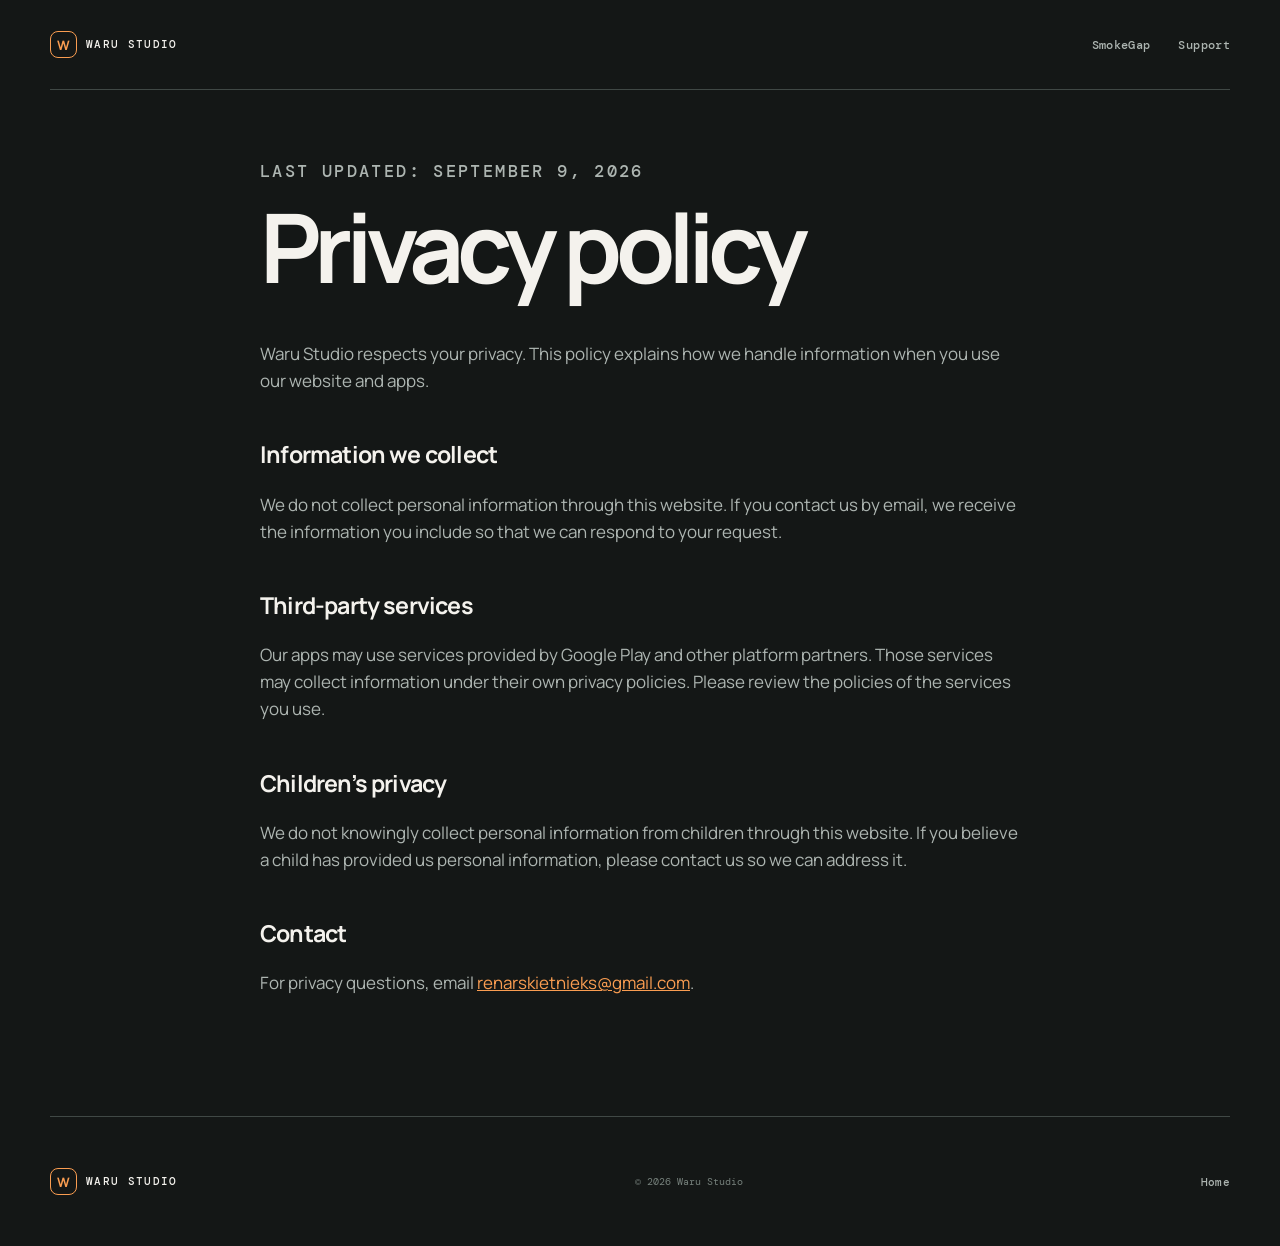
<file: privacy.html>
<!doctype html>
<html lang="en"><head><meta charset="utf-8"><meta name="viewport" content="width=device-width, initial-scale=1"><meta name="description" content="Waru Studio privacy policy."><title>Privacy Policy — Waru Studio</title><link rel="icon" href="favicon.svg" type="image/svg+xml"><link rel="preconnect" href="https://fonts.googleapis.com"><link rel="preconnect" href="https://fonts.gstatic.com" crossorigin><link href="https://fonts.googleapis.com/css2?family=DM+Mono:wght@400;500&family=Manrope:wght@400;500;600;700;800&display=swap" rel="stylesheet"><link rel="stylesheet" href="styles.css"></head>
<body><header class="site-header"><a class="brand" href="index.html"><span class="brand-mark">W</span> WARU STUDIO</a><nav class="always-visible" aria-label="Main navigation"><a href="index.html#smokegap">SmokeGap</a><a href="index.html#support">Support</a></nav></header><main class="policy"><p class="eyebrow">Last updated: September 9, 2026</p><h1>Privacy policy</h1><p>Waru Studio respects your privacy. This policy explains how we handle information when you use our website and apps.</p><h2>Information we collect</h2><p>We do not collect personal information through this website. If you contact us by email, we receive the information you include so that we can respond to your request.</p><h2>Third-party services</h2><p>Our apps may use services provided by Google Play and other platform partners. Those services may collect information under their own privacy policies. Please review the policies of the services you use.</p><h2>Children’s privacy</h2><p>We do not knowingly collect personal information from children through this website. If you believe a child has provided us personal information, please contact us so we can address it.</p><h2>Contact</h2><p>For privacy questions, email <a href="mailto:renarskietnieks@gmail.com">renarskietnieks@gmail.com</a>.</p></main><footer><a class="brand" href="index.html"><span class="brand-mark">W</span> WARU STUDIO</a><p>© <span id="year"></span> Waru Studio</p><a href="index.html">Home</a></footer><script src="script.js"></script></body></html>
</file>
<file: styles.css>
:root{--bg:#141716;--panel:#252b29;--line:#404845;--text:#f2f4f1;--muted:#a9b2ae;--green:#fa9d51;--green-deep:#d6803f;--mono:"DM Mono",monospace;--sans:"Manrope",sans-serif}*{box-sizing:border-box}html{scroll-behavior:smooth}body{margin:0;background:var(--bg);color:var(--text);font-family:var(--sans);line-height:1.6}.site-header,footer{width:min(1180px,calc(100% - 48px));margin:auto;display:flex;align-items:center;justify-content:space-between}.site-header{height:82px;border-bottom:1px solid var(--line)}.brand{display:inline-flex;align-items:center;gap:9px;color:var(--text);font:500 11px/1 var(--mono);letter-spacing:.12em;text-decoration:none}.brand-mark{display:grid;place-items:center;width:27px;height:27px;border:1px solid var(--green);border-radius:50%;color:var(--green);font:700 13px var(--sans);letter-spacing:0}nav{display:flex;gap:28px}nav a,footer a:not(.brand){color:var(--muted);font:500 11px var(--mono);text-decoration:none;letter-spacing:.03em}nav a:hover,footer a:hover{color:var(--green)}.menu-toggle{display:none;border:0;background:transparent;color:var(--text);font:500 11px var(--mono)}.hero{width:min(1180px,calc(100% - 48px));margin:auto;min-height:680px;display:grid;grid-template-columns:1.05fr .95fr;gap:7vw;align-items:center;padding:82px 0}.eyebrow{margin:0 0 17px;color:var(--green);font:500 10px var(--mono);text-transform:uppercase;letter-spacing:.14em}.hero h1,.section-heading h2,.direction h2,.support h2{margin:0;letter-spacing:-.075em;line-height:.98;font-size:clamp(3.4rem,7.2vw,6.5rem)}.hero h1 span{color:#adb8b2}.hero-copy>p:not(.eyebrow){max-width:500px;margin:29px 0 33px;color:var(--muted);font-size:18px}.actions{display:flex;gap:12px;flex-wrap:wrap}.button{display:inline-flex;align-items:center;justify-content:center;gap:14px;min-height:51px;padding:0 19px;border:1px solid var(--line);border-radius:7px;color:var(--text);font:600 12px var(--mono);text-decoration:none;transition:transform .2s,background .2s}.button:hover{transform:translateY(-2px)}.button-primary{background:var(--green);border-color:var(--green);color:#20150d}.button-primary:hover{background:#ffb77e}.button-quiet:hover{border-color:var(--green);color:var(--green)}.hero-product{position:relative;min-height:440px;display:grid;place-items:center;overflow:hidden;border:1px solid var(--line);border-radius:28px;background:radial-gradient(circle at 50% 38%,#27342f 0,#1a211f 42%,#151a19 100%)}.hero-product img{width:min(280px,62%);z-index:1;filter:drop-shadow(0 22px 24px rgba(0,0,0,.35))}.hero-product p{position:absolute;left:25px;bottom:18px;margin:0;color:var(--muted);font:11px/1.7 var(--mono)}.hero-product b{color:var(--text);font-weight:500}.grid-line{position:absolute;inset:0;background:linear-gradient(90deg,transparent 49.8%,rgba(250,157,81,.13) 50%,transparent 50.2%),linear-gradient(transparent 49.8%,rgba(250,157,81,.13) 50%,transparent 50.2%);background-size:80px 80px}.product{display:grid;grid-template-columns:.9fr 1.1fr;gap:7vw;align-items:center;padding:120px max(24px,calc((100% - 1180px)/2));border-top:1px solid var(--line);background:#151a18}.product h2{margin:0;font-size:clamp(3.2rem,6vw,5.3rem);letter-spacing:-.075em;line-height:1}.product h3{margin:20px 0 23px;font-size:clamp(1.65rem,3vw,2.35rem);letter-spacing:-.05em;line-height:1.13}.product-intro>p:not(.eyebrow){max-width:470px;color:var(--muted);margin:0 0 14px}.product-intro .button{margin-top:20px}.screens{height:610px;position:relative}.screens img{position:absolute;height:auto;filter:drop-shadow(0 18px 23px rgba(0,0,0,.38))}.screen-main{z-index:2;width:360px;max-height:600px;object-fit:contain;left:13%;top:0}.screen-small{z-index:1;width:190px;opacity:.75}.screen-one{right:0;top:11%}.screen-two{left:0;bottom:3%}.features{width:min(1180px,calc(100% - 48px));margin:auto;padding:130px 0;display:grid;grid-template-columns:.8fr 1.2fr;gap:10vw}.section-heading h2{font-size:clamp(2.7rem,5vw,4.5rem)}.feature-list{border-top:1px solid var(--line)}.feature-list article{position:relative;padding:25px 0 23px 58px;border-bottom:1px solid var(--line)}.feature-list span{position:absolute;top:28px;left:0;color:var(--green);font:11px var(--mono)}.feature-list h3,.trust h3{margin:0 0 6px;font-size:20px;letter-spacing:-.035em}.feature-list p,.trust p{margin:0;color:var(--muted);font-size:15px}.trust{padding:0 max(24px,calc((100% - 1180px)/2)) 120px;display:grid;grid-template-columns:repeat(3,1fr);gap:16px}.trust article{padding:28px;border:1px solid var(--line);border-radius:13px;background:var(--panel)}.trust article>div{width:35px;height:35px;display:grid;place-items:center;margin-bottom:42px;border:1px solid #496256;border-radius:50%;color:var(--green);font-size:20px}.direction{padding:140px 24px;text-align:center;background:linear-gradient(135deg,#193326,#15201a);border-top:1px solid #2f5140;border-bottom:1px solid #2f5140}.direction h2{font-size:clamp(2.9rem,6vw,5.2rem)}.direction>p:last-child{max-width:630px;margin:27px auto 0;color:#bdc7c0;font-size:17px}.studio{width:min(780px,calc(100% - 48px));margin:auto;padding:130px 0;text-align:center}.studio h2{margin:0;font-size:clamp(2.8rem,5vw,4.4rem);line-height:1;letter-spacing:-.065em}.studio>p:last-child{margin:25px auto 0;max-width:630px;color:var(--muted);font-size:17px}.support{padding:105px 24px;text-align:center;border-top:1px solid var(--line)}.support h2{font-size:clamp(2.6rem,5vw,4.6rem)}.email{display:inline-flex;gap:13px;margin-top:30px;padding-bottom:6px;color:var(--green);border-bottom:1px solid var(--green);font:500 clamp(.8rem,2vw,1rem) var(--mono);text-decoration:none}.privacy-note{margin:23px 0 0;color:var(--muted);font-size:13px}.privacy-note a{color:var(--text)}footer{min-height:130px;border-top:1px solid var(--line);gap:30px}footer div{display:flex;gap:19px;flex-wrap:wrap}footer p{margin:0;color:#76817c;font:10px var(--mono)}.policy{width:min(760px,calc(100% - 48px));margin:70px auto 120px}.policy h1{font-size:clamp(3.2rem,8vw,6rem);line-height:1;letter-spacing:-.07em;margin:0 0 45px}.policy h2{font-size:1.45rem;margin:42px 0 8px;letter-spacing:-.035em}.policy p{font-size:17px;color:var(--muted)}.policy a{color:var(--green)}@media(max-width:800px){.hero{min-height:auto;grid-template-columns:1fr;padding:70px 0}.hero-product{min-height:360px;max-width:520px}.product{grid-template-columns:1fr;padding-top:90px;padding-bottom:80px}.product-intro{max-width:600px}.screens{height:540px;max-width:520px}.screen-main{width:320px;left:17%}.features{grid-template-columns:1fr;gap:45px}.trust{grid-template-columns:1fr;padding-bottom:90px}.trust article>div{margin-bottom:25px}}@media(max-width:600px){.site-header{height:68px}.menu-toggle{display:block}nav{display:none;position:absolute;z-index:5;top:56px;left:20px;right:20px;padding:17px;background:#252b29;border:1px solid var(--line);border-radius:9px;flex-direction:column;gap:13px}nav.open{display:flex}.site-header,footer,.hero,.features,.studio{width:min(100% - 40px,1180px)}.hero{padding:55px 0 60px;gap:40px}.hero h1{font-size:clamp(3.25rem,15vw,4.6rem)}.hero-copy>p:not(.eyebrow){font-size:16px}.actions{display:grid;grid-template-columns:1fr}.hero-product{min-height:310px}.hero-product img{width:190px}.product{padding-left:20px;padding-right:20px}.product h2{font-size:3.4rem}.product h3{font-size:1.7rem}.screens{height:420px;margin-top:5px}.screen-main{width:250px;left:17%;max-height:420px}.screen-small{width:120px}.screen-one{right:-6px}.screen-two{left:-7px}.features{padding:88px 0}.direction{padding:95px 20px}.studio{padding:90px 0}.support{padding:85px 20px}.support h2{font-size:2.7rem}footer{width:calc(100% - 40px);min-height:185px;align-items:flex-start;justify-content:center;flex-direction:column;padding:26px 0;gap:17px}footer div{gap:14px}}
.waru-policy li{color:var(--muted);font-size:17px;margin:10px 0}.waru-policy strong{color:var(--text)}.waru-policy ul{padding-left:24px}.waru-policy p,.waru-policy li{overflow-wrap:anywhere}.legal-home{color:var(--green);font-size:12px}.legal-nav{display:flex;position:static;flex-direction:row;flex-wrap:wrap;gap:20px;margin-top:48px;padding:20px 0;border-top:1px solid var(--line);background:transparent;border-radius:0}.legal-nav a{font-size:13px}.waru-policy h1{font-size:clamp(2.6rem,7vw,4.8rem)}
/* Studio refresh: charcoal, warm orange and product photography. */
:root{--bg:#141716;--panel:#252b29;--line:#404845;--text:#f4f2ed;--muted:#adb5b1;--green:#fa9d51}
a:focus-visible,button:focus-visible{outline:2px solid var(--green);outline-offset:6px}img{max-width:100%}.section-wrap{width:min(1180px,calc(100% - 48px));margin-inline:auto}section[id]{scroll-margin-top:30px}.site-header{height:90px}.brand-mark{border-radius:8px}nav a{font-size:12px}.hero{grid-template-columns:1.08fr 1fr;gap:65px;padding:80px 0 100px;min-height:760px}.hero h1{font-size:clamp(3.5rem,7vw,6.1rem);letter-spacing:-.07em;line-height:1.04}.hero h1 span{color:var(--green)}.hero-copy>p:not(.eyebrow){font-size:17px;max-width:450px}.hero-copy>.hero-caption{font:10px var(--mono)!important;letter-spacing:.04em;margin-top:32px!important;color:#858f89!important}.button{border-radius:5px}.app-stack{display:grid;gap:16px;transform:rotate(-2deg)}.app-preview{display:block;text-decoration:none;color:var(--text);border:1px solid #51504a;border-radius:18px;transition:transform .2s}.app-preview:hover{transform:translateY(-4px)}.preview-waru{padding:25px 30px 29px;background:radial-gradient(ellipse at 100% 0,#65432b 0,transparent 70%),#252b29;position:relative;overflow:hidden;min-height:350px}.preview-top{display:flex;align-items:center;justify-content:space-between;font:9px var(--mono);color:#c2b9ad}.status{display:inline-block;color:var(--green);font:10px var(--mono);letter-spacing:.04em;padding:8px 11px;border:1px solid #8a6546;border-radius:30px;background:#fa9d5109}.preview-waru>img{position:absolute;width:142px;height:142px;right:20px;top:91px;border-radius:28px;transform:rotate(8deg);box-shadow:0 15px 40px #0003}.preview-waru h2{font-size:38px;line-height:1.07;letter-spacing:-.055em;margin:80px 0 18px;position:relative}.preview-waru p{font-size:12px;color:#c8c6bd;margin:0}.preview-waru p span{float:right;color:var(--green)}.preview-smoke{display:flex;align-items:center;gap:20px;padding:24px;background:#202523}.preview-smoke img{width:68px;height:68px;border-radius:16px}.preview-smoke .eyebrow{font-size:8px}.preview-smoke h2{margin:4px 0;font-size:25px;letter-spacing:-.04em}.preview-smoke p{margin:0;font-size:11px;color:var(--muted)}.preview-arrow{margin-left:auto;color:var(--green);font-size:24px}.apps-heading{border-top:1px solid var(--line);padding-top:75px;padding-bottom:70px}.apps-heading h2{font-size:clamp(2.6rem,5vw,4rem);line-height:1.08;letter-spacing:-.06em;margin:0}.apps-heading>p:last-child{color:var(--muted);margin-top:20px}.waru-product{display:grid;grid-template-columns:1fr 1.05fr;gap:70px;align-items:center;padding:40px 0 110px}.product-label{display:flex;align-items:center;gap:18px;margin-bottom:30px}.product-label img{width:64px;height:64px;border-radius:15px}.product-copy h2{font-size:clamp(2.7rem,5vw,4.35rem);line-height:1.07;letter-spacing:-.065em;margin:0 0 25px}.product-copy h2 span{color:var(--green)}.product-copy>p:not(.eyebrow){max-width:450px;color:var(--muted);font-size:16px}.feature-tags{display:flex;flex-wrap:wrap;gap:8px;margin:26px 0}.feature-tags span{padding:8px 12px;border:1px solid var(--line);border-radius:5px;font:10px var(--mono);color:#d2d7d3}.product-copy>.launch-note{font-size:12px!important;color:#929b95!important}.legal-links{display:flex;flex-wrap:wrap;gap:22px;margin-top:26px}.legal-links a{font:11px var(--mono);color:var(--green);text-underline-offset:5px}.waru-showcase{position:relative;height:650px;background:radial-gradient(ellipse,#77533840,transparent 65%)}.waru-screen{position:absolute;width:265px;height:auto;border:1px solid #535c58;border-radius:17px;box-shadow:0 25px 45px #0006}.screen-back{left:0;top:0;transform:rotate(-7deg)}.screen-front{right:0;top:55px;transform:rotate(5deg)}.showcase-note{position:absolute;bottom:0;left:15px;color:#989f99;font:9px var(--mono);letter-spacing:.1em;text-transform:uppercase}.waru-details{display:grid;grid-template-columns:1fr 1fr;gap:24px;padding-bottom:110px}.waru-details article{background:linear-gradient(140deg,#2c322f,#1b201e);border:1px solid var(--line);border-radius:18px;padding:35px 35px 0;overflow:hidden;height:650px}.waru-details h3{font-size:29px;line-height:1.15;letter-spacing:-.045em;margin:0 0 15px}.waru-details article p:not(.eyebrow){font-size:14px;color:var(--muted);max-width:420px}.waru-details article>img{display:block;width:270px;height:auto;margin:30px auto 0;border:1px solid #515b56;border-radius:15px;box-shadow:0 20px 35px #0005}.smoke-section{background:#1c211f;border-block:1px solid var(--line);padding:100px 0}.smoke-intro{display:grid;grid-template-columns:1fr 1fr;gap:80px;align-items:center;margin-bottom:45px}.smoke-intro h2{font-size:clamp(3.6rem,6vw,5.8rem);line-height:1;letter-spacing:-.07em;margin:0 0 20px}.smoke-intro h2 span{color:var(--green)}.smoke-intro h3{font-size:27px;line-height:1.2;letter-spacing:-.035em;margin:0}.smoke-intro p:not(.eyebrow){color:var(--muted);font-size:16px;margin-bottom:25px}.smoke-promo{display:block;width:100%;height:auto;border-radius:15px;border:1px solid #66503e}.smoke-gallery{display:grid;grid-template-columns:repeat(3,1fr);gap:22px;margin-top:35px}.smoke-gallery figure{margin:0}.smoke-gallery img{display:block;width:100%;height:auto;border-radius:12px}.smoke-gallery figcaption{display:flex;gap:14px;font-size:12px;color:#c1c6c0;margin:16px 0 0}.smoke-gallery figcaption span{color:var(--green);font:10px var(--mono);padding-top:3px}.studio{padding:110px 0}.studio h2{font-size:clamp(2.4rem,4.6vw,4rem);line-height:1.1}.support{background:radial-gradient(ellipse at 50% 130%,#68402955,transparent 70%)}.support h2{font-size:clamp(2.5rem,4.6vw,4rem);line-height:1.08}.policy h1{overflow-wrap:anywhere}.waru-policy h1{font-size:clamp(2.4rem,5vw,3.8rem);line-height:1.1}.legal-home{white-space:nowrap}footer{padding-block:30px}footer div{max-width:570px;justify-content:center}.policy{padding-bottom:0}
@media(max-width:1000px){.hero{gap:30px}.preview-waru>img{width:105px;height:105px;right:15px}.preview-waru h2{font-size:32px}.waru-product{gap:35px}.waru-showcase{height:560px}.waru-screen{width:225px}.screen-front{top:50px}.waru-details article{padding:26px 26px 0}}
@media(max-width:800px){.hero{grid-template-columns:1fr;padding:65px 0 80px;gap:45px}.hero-copy{max-width:620px}.app-stack{max-width:550px;width:100%;transform:none}.preview-waru{min-height:320px}.preview-waru>img{width:145px;height:145px;right:35px;top:95px}.preview-waru h2{font-size:38px}.waru-product{grid-template-columns:1fr;gap:40px}.product-copy{max-width:600px}.waru-showcase{max-width:540px;width:100%;height:660px;margin:auto}.waru-screen{width:270px}.waru-details article{height:580px}.waru-details article>img{width:240px}.smoke-intro{gap:35px}.smoke-gallery{gap:14px}footer div{justify-content:flex-start}}
@media(max-width:600px){.section-wrap{width:calc(100% - 40px)}.site-header{height:72px}.hero h1{font-size:clamp(3.6rem,15vw,5rem)}.hero-copy>p:not(.eyebrow){font-size:16px}.preview-waru{padding:22px;min-height:310px}.preview-waru>img{width:105px;height:105px;right:20px;top:105px}.preview-waru h2{font-size:33px;margin-top:75px}.preview-top{font-size:8px}.status{font-size:9px}.preview-smoke{gap:13px;padding:20px}.preview-smoke img{width:54px;height:54px}.preview-smoke p{font-size:10px}.preview-arrow{font-size:20px}.apps-heading{padding-top:60px;padding-bottom:35px}.waru-product{padding-top:25px;padding-bottom:65px}.product-copy h2{font-size:clamp(2.6rem,11vw,3.7rem)}.product-copy .eyebrow{font-size:9px;letter-spacing:.08em}.waru-showcase{height:510px;max-width:390px}.waru-screen{width:59%;border-radius:12px}.screen-back{left:3%;top:0;transform:rotate(-5deg)}.screen-front{right:2%;top:45px;transform:rotate(5deg)}.showcase-note{bottom:0;font-size:8px}.waru-details{grid-template-columns:1fr;gap:18px;padding-bottom:65px}.waru-details article{height:610px;padding:28px 25px 0}.waru-details article>img{width:250px}.smoke-section{padding:65px 0}.smoke-intro{grid-template-columns:1fr;gap:15px;margin-bottom:30px}.smoke-intro h2{font-size:3.9rem}.smoke-intro h3{font-size:25px}.smoke-intro .button{width:100%}.smoke-promo{border-radius:8px}.smoke-gallery{display:flex;overflow-x:auto;scroll-snap-type:x mandatory;gap:16px;padding-bottom:14px}.smoke-gallery figure{flex:0 0 78%;scroll-snap-align:start}.smoke-gallery figcaption{font-size:12px}.studio{padding:75px 0}.studio>p:last-child{font-size:16px}.support{padding:70px 20px}.support h2{font-size:2.4rem}.legal-home{font-size:10px}.waru-policy{margin-top:45px}.policy p,.waru-policy li{font-size:16px}.waru-policy h1{font-size:2.5rem}.waru-policy h2{font-size:1.3rem}.legal-nav{left:auto;right:auto}footer div{gap:17px}}
@media(prefers-reduced-motion:reduce){html{scroll-behavior:auto}*{transition:none!important}}
@media(max-width:400px){.preview-waru>img{width:78px;height:78px;top:65px;right:22px}.preview-waru h2{margin-top:110px;font-size:31px}.preview-smoke{gap:10px;padding:17px}.preview-smoke img{width:42px;height:42px}.preview-smoke h2{font-size:22px}}
</file>
